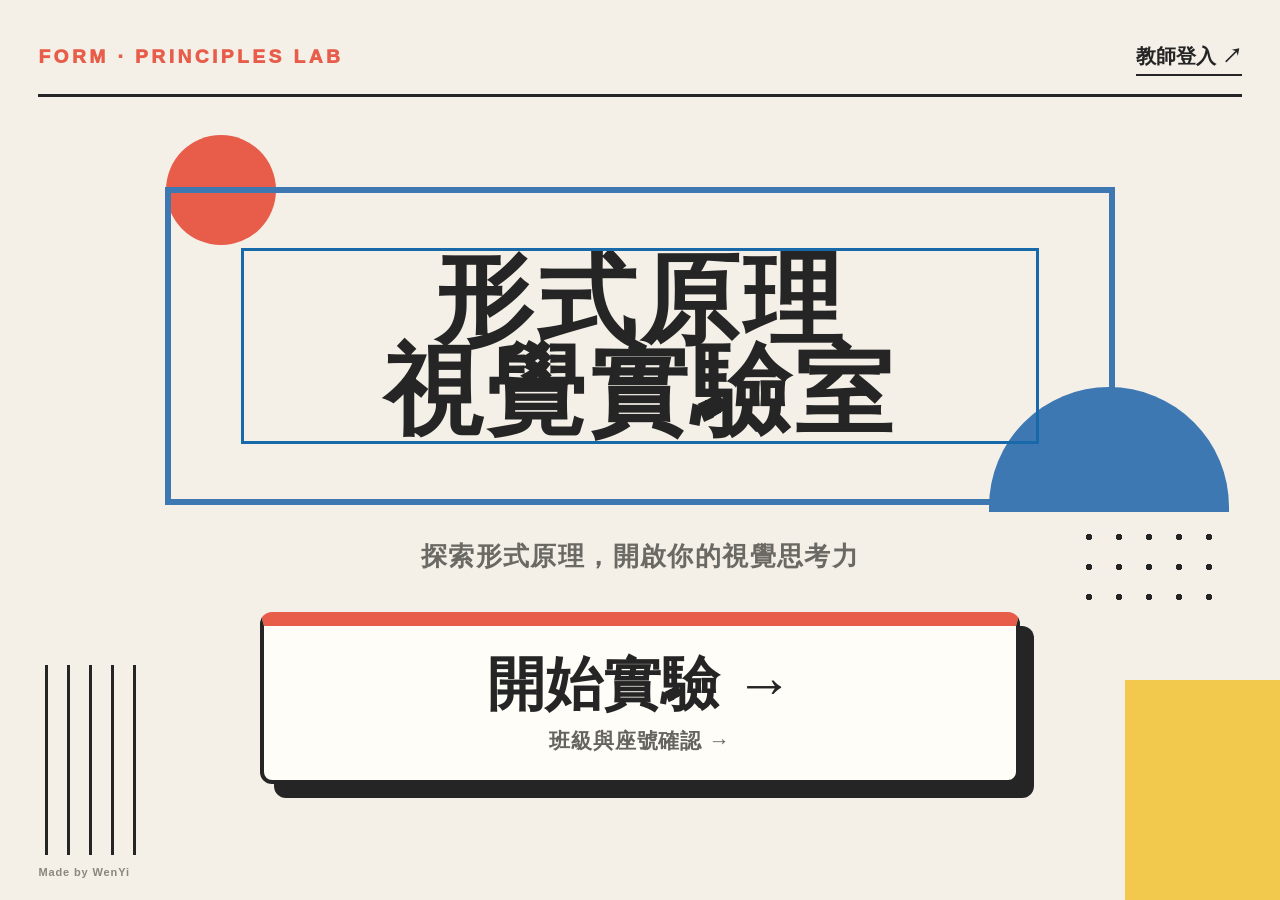
<file: index.html>
<!doctype html>
<html lang="zh-Hant">
<head>
  <meta charset="UTF-8">
  <meta name="viewport" content="width=device-width, initial-scale=1.0">
  <meta name="theme-color" content="#F4F0E8">
  <meta name="description" content="供七年級視覺藝術課使用的形式原理互動學習原型。">
  <title>形式原理視覺實驗室</title>
  <link rel="stylesheet" href="styles.css?v=sym-scenes-1">
  <link rel="stylesheet" href="phase6c.css?v=gate4c-endfix-1">
  <link rel="stylesheet" href="post-final-a.css?v=post-final-a-templates">
  <link rel="stylesheet" href="classroom-control.css?v=classroom-control-1">
</head>
<body>
  <main id="app"></main>
  <script type="module" src="app.js?v=release-1022b"></script>
</body>
</html>
</file>
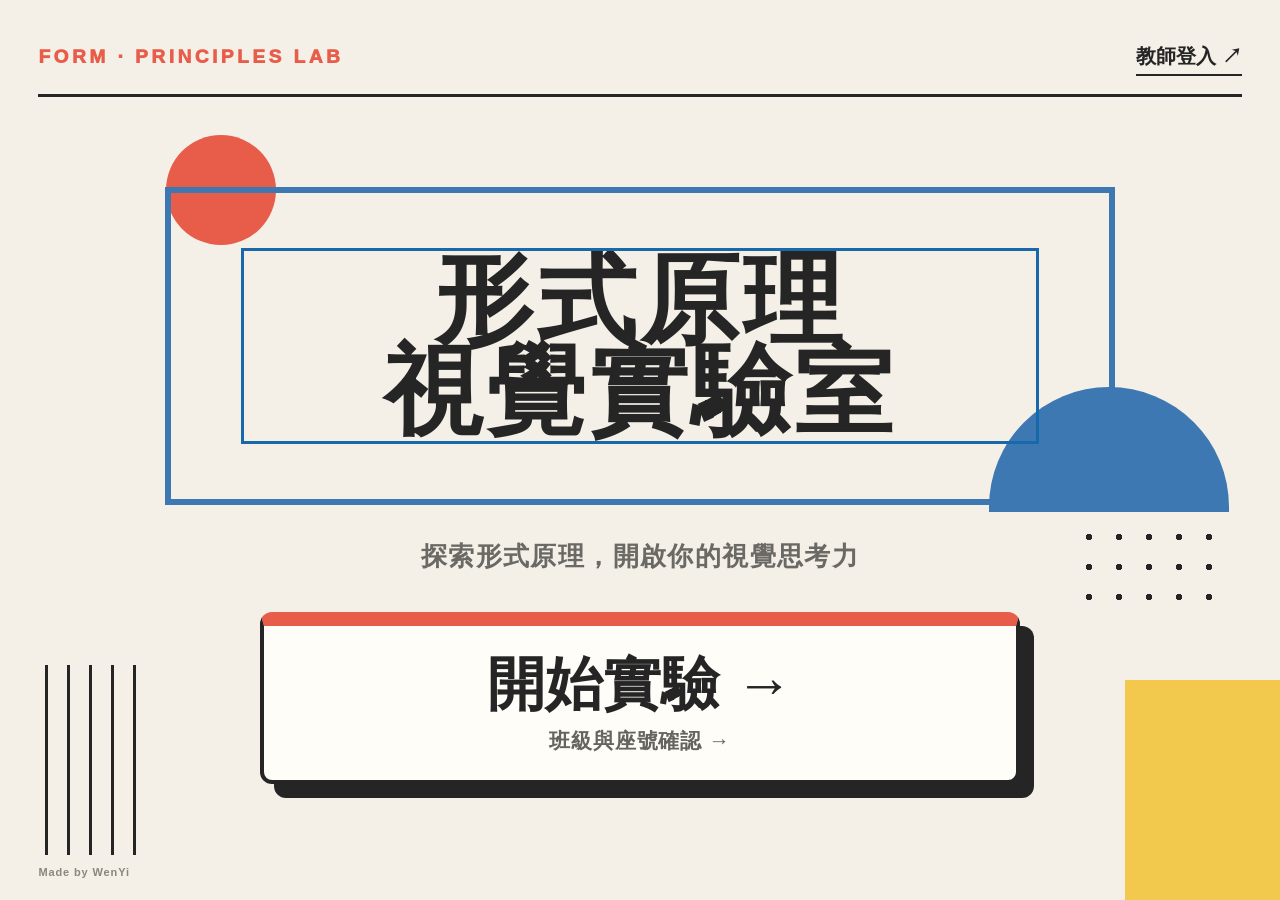
<file: explore/index.html>
<!doctype html>
<html lang="zh-Hant">
<head>
  <meta charset="UTF-8">
  <meta name="viewport" content="width=device-width, initial-scale=1.0">
  <meta name="theme-color" content="#F4F0E8">
  <meta name="description" content="形式原理視覺實驗室自由體驗模式。">
  <title>自由體驗｜形式原理視覺實驗室</title>
  <link rel="stylesheet" href="../styles.css?v=sym-scenes-1">
  <link rel="stylesheet" href="../phase6c.css?v=gate4c-endfix-1">
  <link rel="stylesheet" href="../post-final-a.css?v=post-final-a-templates">
  <link rel="stylesheet" href="../classroom-control.css?v=classroom-control-1">
</head>
<body>
  <main id="app"></main>
  <script type="module" src="../app.js?v=release-1022b"></script>
</body>
</html>
</file>
<file: styles.css>
:root {
  --background: #F4F0E8;
  --surface: #FFFDF8;
  --text-primary: #252525;
  --text-secondary: #67645F;
  --line: #D8D1C5;
  --red: #E85D4A;
  --yellow: #F2C94C;
  --blue: #3E78B2;
  --green: #4F9D78;
  --black: #252525;
  --focus: #1769aa;
  --page-max: 1280px;
  --shadow-paper: 0 10px 30px rgba(37, 37, 37, .07);
  --font: "Noto Sans TC", "PingFang TC", "Microsoft JhengHei", sans-serif;
}

* { box-sizing: border-box; }
html, body { min-height: 100%; }
body { margin: 0; background: var(--background); color: var(--text-primary); font-family: var(--font); }
button { font: inherit; }
button:focus-visible, [tabindex]:focus-visible { outline: 3px solid var(--focus); outline-offset: 4px; }

.home {
  min-height: 100svh;
  max-width: var(--page-max);
  margin: 0 auto;
  padding: clamp(32px, 5vw, 72px);
  display: grid;
  grid-template-columns: minmax(360px, 40%) 1fr;
  align-items: center;
  gap: clamp(24px, 5vw, 72px);
  overflow: hidden;
}
.home-copy { position: relative; z-index: 2; }
.home-kicker { margin: 0 0 22px; font-size: 16px; font-weight: 800; letter-spacing: .2em; }
.home-title { margin: 0; font-size: clamp(48px, 7vw, 88px); line-height: .98; letter-spacing: -.05em; font-weight: 900; }
.home-title span { display: block; }
.home-subtitle { margin: 30px 0 0; color: var(--text-secondary); font-size: clamp(18px, 2vw, 24px); line-height: 1.55; font-weight: 600; }
.primary-button {
  min-height: 58px;
  margin-top: 38px;
  padding: 14px 26px;
  border: 2px solid var(--black);
  border-radius: 10px;
  background: var(--black);
  color: white;
  font-size: 18px;
  font-weight: 800;
  cursor: pointer;
  transition: transform .2s ease, background .2s ease, color .2s ease;
}
.primary-button:hover { background: var(--red); transform: translateY(-2px); }
.primary-button:active { transform: translateY(1px); }
.hero-art { position: relative; min-height: min(72vh, 720px); isolation: isolate; }
.hero-dot { position: absolute; border-radius: 50%; animation: breathe 8s ease-in-out infinite alternate; transition: translate .5s ease; }
.hero-art:hover .hero-dot:nth-child(3n) { translate: 5px -4px; }
.hero-art:hover .hero-dot:nth-child(3n + 1) { translate: -4px 3px; }
.d1 { width: 210px; height: 210px; right: 5%; top: 7%; background: var(--red); }
.d2 { width: 138px; height: 138px; right: 35%; top: 24%; background: var(--blue); animation-delay: -2s; }
.d3 { width: 78px; height: 78px; right: 8%; top: 42%; background: var(--yellow); animation-delay: -3s; }
.d4 { width: 48px; height: 48px; right: 49%; top: 51%; background: var(--black); }
.d5 { width: 32px; height: 32px; right: 66%; top: 59%; background: var(--red); animation-delay: -1s; }
.d6 { width: 22px; height: 22px; right: 76%; top: 65%; background: var(--red); }
.d7 { width: 130px; height: 130px; right: 19%; bottom: 9%; background: var(--black); }
.d8 { width: 86px; height: 86px; right: 46%; bottom: 14%; background: var(--green); animation-delay: -4s; }
.d9 { width: 52px; height: 52px; right: 62%; bottom: 24%; background: var(--blue); }
.d10 { width: 24px; height: 24px; left: 10%; top: 14%; background: var(--yellow); }
.d11 { width: 16px; height: 16px; left: 6%; top: 27%; background: var(--black); }
.d12 { width: 42px; height: 42px; right: 2%; bottom: 34%; background: var(--blue); }
.d13 { width: 14px; height: 14px; right: 26%; top: 4%; background: var(--black); }
.d14 { width: 28px; height: 28px; left: 30%; bottom: 8%; background: var(--yellow); }
.hero-axis { position: absolute; width: 52%; height: 1px; background: var(--line); right: 4%; top: 52%; z-index: -1; }
.hero-axis::after { content: ""; position: absolute; width: 1px; height: 330px; background: var(--line); right: 27%; top: -165px; }
@keyframes breathe { to { transform: translateY(-6px) scale(1.015); } }

@media (max-width: 850px) {
  .home { grid-template-columns: 42% 1fr; padding: 24px; gap: 16px; }
  .hero-art { min-height: 65vh; transform: scale(.82); transform-origin: center right; }
}
@media (max-width: 650px) {
  .home { grid-template-columns: 1fr; align-content: center; }
  .hero-art { position: absolute; inset: 0; opacity: .22; pointer-events: none; }
  .home-copy { max-width: 520px; }
}
@media (prefers-reduced-motion: reduce) {
  *, *::before, *::after { scroll-behavior: auto !important; animation-duration: .01ms !important; animation-iteration-count: 1 !important; transition-duration: .01ms !important; }
}

.page-shell{width:min(calc(100% - 64px),var(--page-max));margin:0 auto}.section-label{margin:0 0 8px;color:var(--red);font-size:15px;font-weight:900;letter-spacing:.16em}.back-link{min-height:48px;padding:8px 0;border:0;background:transparent;color:var(--text-primary);font-size:16px;font-weight:800;cursor:pointer}.back-link:hover{color:var(--red)}
.wall{padding:34px 0 54px}.wall-review-note{max-width:390px;margin:10px 0 0;color:var(--text-secondary);font-size:14px;line-height:1.5}.wall-header{display:grid;grid-template-columns:1fr 1.4fr 1fr;align-items:end;gap:28px;margin-bottom:28px}.wall-header h1{margin:0;font-size:clamp(38px,4vw,52px);line-height:1}.wall-header>p{margin:0;color:var(--text-secondary);font-size:17px;line-height:1.6}.sample-wall{display:grid;grid-template-columns:repeat(4,1fr);grid-auto-rows:minmax(250px,1fr);border-top:2px solid var(--black);border-left:2px solid var(--black)}.sample{display:grid;grid-template-rows:1.05fr .95fr;min-width:0;border-right:2px solid var(--black);border-bottom:2px solid var(--black);background:rgba(255,253,248,.42)}.sample:nth-child(3n){background:rgba(242,201,76,.09)}.sample.available{background:var(--yellow)}.sample-visual{display:grid;place-items:center;padding:14px;border-bottom:1px solid var(--line);overflow:hidden}.sample-copy{position:relative;padding:14px 18px 16px}.sample-no{position:absolute;right:15px;top:14px;color:var(--text-secondary);font-size:13px;font-weight:800}.sample h2{margin:0 0 5px;font-size:27px}.sample p{margin:0;color:var(--text-secondary);font-size:15px;line-height:1.45}.sample-enter{min-height:48px;margin-top:8px;padding:0;border:0;background:transparent;font-weight:900;font-size:16px;cursor:pointer}.sample-enter:hover{translate:4px 0}.sample-status{display:block;margin-top:12px;font-size:14px;font-weight:800;color:var(--text-secondary)}
.mini-dots{width:100%;height:100px;display:flex;align-items:center;justify-content:center;gap:8px}.dot,.mini-dots .dot{display:inline-block;flex:0 0 auto;width:var(--size);height:var(--size);border-radius:50%;background:var(--dot-color)}.mini-dots.symmetry{gap:6px}.mini-dots.balance .dot:first-child{margin-right:15px}.mini-dots.balance .dot:not(:first-child){align-self:flex-end;margin-bottom:18px}.mini-dots.rhythm .dot:nth-child(even){translate:0 -18px}.mini-dots.unity .dot{background:var(--blue)}
.task-page{height:100svh;min-height:680px;padding:22px 0;display:grid;grid-template-rows:52px auto minmax(340px,1fr) 72px;gap:10px}.task-header{display:grid;grid-template-columns:1fr auto 1fr;align-items:center;border-bottom:1px solid var(--line)}.task-header h1{margin:0;font-size:27px}.progress{justify-self:end;font-size:18px;font-weight:900}.task-prompt{text-align:center}.task-prompt h2{margin:0;font-size:clamp(22px,2.2vw,28px);line-height:1.3}.artboard-wrap{min-height:0}.choice-grid,.single-artboard{height:100%;background:var(--surface);border:1px solid var(--line);border-radius:14px;box-shadow:var(--shadow-paper)}.choice-grid{display:grid;grid-template-columns:repeat(3,1fr);gap:0;padding:24px}.choice-art{position:relative;display:flex;flex-direction:column;justify-content:center;align-items:center;min-width:0;border:2px solid transparent;border-right:1px solid var(--line);background:transparent;cursor:pointer;transition:transform .25s,border-color .25s}.choice-art:last-child{border-right-color:transparent}.choice-art:hover{background:rgba(244,240,232,.45)}.choice-art.selected{border:3px solid var(--black);transform:scale(1.015);z-index:2}.choice-art.reobserve::after{content:"再比較大小順序";position:absolute;bottom:14px;padding:5px 8px;background:var(--yellow);font-size:14px;font-weight:800}.choice-label{position:absolute;left:15px;top:12px;color:var(--text-secondary);font-size:15px;font-weight:800}.choice-dots{display:flex;align-items:center;justify-content:center;gap:14px;min-height:100px}.sequence-glow .dot{animation:sequence .55s ease both}.sequence-glow .dot:nth-child(2){animation-delay:.1s}.sequence-glow .dot:nth-child(3){animation-delay:.2s}.sequence-glow .dot:nth-child(4){animation-delay:.3s}.sequence-glow .dot:nth-child(5){animation-delay:.4s}@keyframes sequence{50%{outline:6px solid rgba(242,201,76,.55);transform:translateY(-8px)}}
.task-footer{display:grid;grid-template-columns:1fr auto;align-items:center;gap:18px}.feedback{font-size:16px;color:var(--text-secondary);line-height:1.45}.feedback strong{color:var(--green)}.task-actions{display:flex;gap:12px}.secondary-button{min-height:54px;padding:10px 20px;border:2px solid var(--black);border-radius:9px;background:transparent;font-size:17px;font-weight:800;cursor:pointer}.secondary-button:hover{background:var(--surface)}.compact{min-height:54px;margin:0;padding:10px 22px}.single-artboard{position:relative;display:grid;place-items:center;padding:38px;overflow:hidden}.diagnose-row,.slots{position:relative;z-index:2;width:min(86%,900px);display:grid;grid-template-columns:repeat(6,1fr);align-items:end;justify-items:center;min-height:150px}.diagnose-dot,.drag-dot{width:100%;height:150px;display:flex;align-items:flex-end;justify-content:center;padding:18px 0;border:0;background:transparent;cursor:pointer;touch-action:none}.diagnose-dot>span,.drag-dot>span{display:block;width:var(--size);height:var(--size);max-width:92px;max-height:92px;border-radius:50%;background:var(--dot-color);transition:width .55s,height .55s,transform .35s}.diagnose-dot:hover>span,.drag-dot:hover>span{outline:3px solid var(--line);outline-offset:6px}.diagnose-dot.selected>span{outline:3px solid var(--black);outline-offset:7px}.neighbor-hint>span{animation:neighbor .7s ease 2}@keyframes neighbor{50%{transform:translateY(-7px)}}.restored .diagnose-dot:nth-child(4)>span{animation:replace .7s ease}@keyframes replace{0%{transform:translateY(-80px);opacity:0}}.baseline,.slot-line{position:absolute;width:min(82%,850px);height:2px;background:var(--line);left:50%;bottom:calc(50% - 74px);translate:-50% 0}.repair-board{padding-bottom:28px}.drag-dot{position:relative}.drag-dot i{position:absolute;bottom:0;width:30px;height:30px;border:1px solid var(--line);border-radius:50%;display:grid;place-items:center;background:var(--surface);font-size:13px;font-style:normal;color:var(--text-secondary)}.drag-dot.dragging{opacity:.42}.drag-dot:active>span{transform:translateY(-10px)}
.complete{min-height:100svh;display:grid;grid-template-columns:45% 55%;align-items:center;padding-block:40px}.complete-copy h1{margin:0;font-size:clamp(44px,6vw,74px);line-height:1.08}.complete-copy>p:not(.section-label){font-size:22px;line-height:1.65;color:var(--text-secondary)}.complete-art{position:relative;min-height:430px;display:flex;align-items:center;justify-content:center;gap:18px}.complete-art .dot{position:relative;z-index:2}.complete-art>.completion-baseline{position:absolute;width:82%;height:1px;background:var(--line)}
.review-symbol{display:inline-grid;place-items:center;width:54px;height:54px;color:var(--red);font-size:48px;line-height:1}.review-symbol.symbol-1{color:var(--blue)}.review-symbol.symbol-2{color:var(--yellow);text-shadow:0 0 1px var(--black)}.symbol-sequence{display:flex;align-items:center;justify-content:center;gap:12px}.repeat-success .review-symbol,.complete-art-repetition .review-symbol{animation:repeat-unit-glow .42s ease both}.repeat-success .review-symbol:nth-child(2),.complete-art-repetition .review-symbol:nth-child(2){animation-delay:.08s}.repeat-success .review-symbol:nth-child(3),.complete-art-repetition .review-symbol:nth-child(3){animation-delay:.16s}.repeat-success .review-symbol:nth-child(4),.complete-art-repetition .review-symbol:nth-child(4){animation-delay:.24s}.repeat-success .review-symbol:nth-child(5),.complete-art-repetition .review-symbol:nth-child(5){animation-delay:.32s}.repeat-success .review-symbol:nth-child(6),.complete-art-repetition .review-symbol:nth-child(6){animation-delay:.4s}@keyframes repeat-unit-glow{50%{transform:translateY(-8px);filter:brightness(1.3);text-shadow:0 0 16px rgba(242,201,76,.8)}}
.diagnose-row .review-symbol,.slots .review-symbol{font-size:58px}.diagnose-dot.selected .review-symbol{outline:3px solid var(--black);outline-offset:7px;border-radius:8px}.restored .diagnose-dot:last-child .review-symbol{animation:replace .7s ease}.symmetry-mini{position:relative;display:block;width:100%;height:150px}.symmetry-axis,.symmetry-mini .symmetry-axis{position:absolute;z-index:1;left:50%;top:8%;bottom:8%;width:2px;background:rgba(37,37,37,.22);transform:translateX(-50%)}.symmetry-pair-left,.symmetry-pair-right,.mirror-fixed,.mirror-draggable{position:absolute;z-index:2;left:var(--x);top:var(--y);transform:translate(-50%,-50%)}.symmetry-mini .review-symbol{width:34px;height:34px;font-size:31px}.symmetry-board{min-height:300px}.mirror-fixed{margin:0;padding:0;border:0;background:transparent}.mirror-fixed.selected .review-symbol{outline:3px solid var(--black);outline-offset:6px;border-radius:8px}.mirror-draggable{margin:0;padding:8px;border:2px dashed rgba(37,37,37,.35);border-radius:10px;background:rgba(255,253,248,.75);cursor:grab;touch-action:none}.mirror-draggable:active{cursor:grabbing}.symmetry-success .symmetry-axis,.mirror-success .symmetry-axis{animation:axis-pulse .7s ease both}.symmetry-success .symmetry-pair-left,.symmetry-success .symmetry-pair-right,.mirror-success .mirror-left,.mirror-success .mirror-right,.mirror-success .mirror-draggable{animation:symmetry-breathe .7s ease both}@keyframes axis-pulse{50%{width:4px;background:var(--yellow);box-shadow:0 0 12px rgba(242,201,76,.7)}}@keyframes symmetry-breathe{50%{transform:translate(calc(-50% + var(--symmetry-shift,0px)),-50%)}}.symmetry-pair-left,.mirror-left{--symmetry-shift:-7px}.symmetry-pair-right,.mirror-right,.mirror-draggable{--symmetry-shift:7px}.complete-art-repetition{gap:8px}.complete-art-symmetry .symmetry-mini{width:min(90%,520px);height:330px}.complete-art-symmetry .symmetry-mini .review-symbol{width:54px;height:54px;font-size:48px}
@media(max-width:900px){.page-shell{width:calc(100% - 40px)}.sample-wall{grid-template-columns:repeat(4,1fr);grid-auto-rows:minmax(220px,1fr)}.sample p{font-size:14px}.wall-header{grid-template-columns:.8fr 1.5fr 1fr}.task-page{grid-template-rows:48px auto minmax(320px,1fr) 70px}.choice-grid{padding:16px}.choice-dots{gap:8px}.single-artboard{padding:20px}.diagnose-row,.slots{width:94%}.complete-art{transform:scale(.86)}}
@media(max-height:800px) and (min-width:900px){.wall{padding:20px 0}.wall-header{margin-bottom:16px}.sample-wall{grid-auto-rows:245px}.task-page{min-height:0;padding:14px 0;grid-template-rows:45px 58px minmax(330px,1fr) 64px}.task-header h1{font-size:24px}.task-prompt .section-label{margin-bottom:3px}.choice-grid{padding:16px}.single-artboard{padding:18px}.diagnose-dot,.drag-dot{height:130px}.baseline,.slot-line{bottom:calc(50% - 65px)}}
@media(max-width:650px){.wall-header{grid-template-columns:1fr}.sample-wall{grid-template-columns:repeat(2,1fr)}.task-header{grid-template-columns:1fr auto}.task-header h1{display:none}.choice-grid{grid-template-columns:1fr}.choice-art{border-right:0;border-bottom:1px solid var(--line)}.task-footer{grid-template-columns:1fr}.task-actions{justify-content:flex-end}.complete{grid-template-columns:1fr}.complete-art{min-height:250px}}

/* 內建預覽面板以窄側欄擷取時，使用查詢參數建立指定寬度的驗收畫布。 */
.capture-wide body{min-width:var(--capture-width)}
.capture-wide .page-shell{width:min(calc(var(--capture-width) - 64px),var(--page-max))}
.capture-wide .home{width:min(var(--capture-width),var(--page-max));grid-template-columns:minmax(360px,40%) 1fr;padding:clamp(32px,5vw,72px);gap:clamp(24px,5vw,72px)}
.capture-wide .home-copy{max-width:none}.capture-wide .hero-art{position:relative;inset:auto;opacity:1;pointer-events:auto;min-height:min(72vh,720px);transform:none}
.capture-wide .wall-header{grid-template-columns:1fr 1.4fr 1fr}.capture-wide .sample-wall{grid-template-columns:repeat(4,1fr)}
.capture-wide .task-header{grid-template-columns:1fr auto 1fr}.capture-wide .task-header h1{display:block}.capture-wide .choice-grid{grid-template-columns:repeat(3,1fr)}.capture-wide .choice-art{border-right:1px solid var(--line);border-bottom:0}.capture-wide .choice-art:last-child{border-right-color:transparent}

/* V2-A1: temporary shared-tablet identity (DEMO classroom config). */
.identity-gate{position:relative}.identity-entry-back{position:absolute;z-index:4;right:0;top:24px;padding:4px 0;border:0;border-bottom:2px solid currentColor;background:transparent;color:var(--black);font:inherit;font-size:15px;font-weight:900;cursor:pointer}.identity-entry-back:hover,.identity-entry-back:focus-visible{color:var(--blue);outline:none}
.identity-gate{min-height:100svh;display:grid;grid-template-columns:minmax(280px,.8fr) minmax(420px,1.2fr);align-items:center;gap:clamp(36px,7vw,110px);padding-block:40px}.identity-art{position:relative;height:min(62vw,540px);max-height:62vh;border:2px solid var(--black);background:var(--surface);box-shadow:12px 12px 0 var(--black)}.identity-art i{position:absolute;display:block}.identity-art i:nth-child(1){left:10%;top:12%;width:42%;aspect-ratio:1;border-radius:50%;background:var(--red)}.identity-art i:nth-child(2){right:8%;top:30%;width:36%;height:24%;background:var(--blue)}.identity-art i:nth-child(3){left:18%;bottom:8%;width:28%;aspect-ratio:1;background:var(--yellow);transform:rotate(45deg)}.identity-art i:nth-child(4){right:15%;bottom:12%;width:18%;height:34%;background:var(--black)}.identity-panel h1{margin:0 0 28px;font-size:clamp(42px,5vw,68px);line-height:1.04}.identity-fields{display:grid;grid-template-columns:1fr 1fr;gap:18px}.identity-fields label{display:grid;gap:9px;font-size:18px;font-weight:900}.identity-fields select{min-height:64px;padding:10px 16px;border:2px solid var(--black);border-radius:10px;background:var(--surface);font:inherit;font-size:20px}.identity-next{margin-top:24px}.identity-confirm-question{margin:12px 0 28px;font-size:clamp(25px,3vw,38px);line-height:1.4}.identity-actions{display:flex;flex-wrap:wrap;gap:14px}.identity-actions .primary-button{margin:0}.secondary-button{min-height:58px;padding:12px 24px;border:2px solid var(--black);border-radius:9px;background:var(--surface);font:inherit;font-size:18px;font-weight:900;cursor:pointer}.student-identity-dock{position:fixed;z-index:50;right:18px;top:14px;display:flex;align-items:center;gap:10px;max-width:min(720px,calc(100vw - 36px));min-height:50px;padding:7px 9px 7px 16px;border:2px solid var(--black);border-radius:10px;background:var(--cream);box-shadow:4px 4px 0 var(--black);font-size:15px}.student-identity-dock strong{font-size:18px;white-space:nowrap}.student-identity-dock span{font-weight:800}.student-identity-dock button{min-height:36px;padding:6px 11px;border:1.5px solid var(--black);border-radius:7px;background:var(--surface);font:inherit;font-weight:900;cursor:pointer}.student-identity-dock button:last-child{background:var(--red);color:white}
@media(max-width:760px){.identity-gate{grid-template-columns:1fr;padding-block:24px}.identity-art{display:none}.identity-fields{grid-template-columns:1fr}.student-identity-dock{top:auto;bottom:12px;flex-wrap:wrap}.student-identity-dock span{flex-basis:100%}}
.capture-wide .task-footer{grid-template-columns:1fr auto}.capture-wide .complete{grid-template-columns:45% 55%}.capture-wide .complete-art{min-height:430px}

@media(max-width:760px){.identity-gate{padding-top:78px}.identity-entry-back{top:22px}}

/* Phase 1B 開發驗收用 Geometry Playground；不屬於正式學生流程。 */
.geometry-playground{padding:28px 0 36px}.geometry-playground-header{display:flex;align-items:end;justify-content:space-between;gap:24px;margin-bottom:18px;border-bottom:1px solid var(--line);padding-bottom:14px}.geometry-playground-header h1{margin:0;font-size:clamp(34px,4vw,48px)}.geometry-toolbar{display:flex;justify-content:space-between;align-items:center;gap:16px;margin-bottom:14px}.geometry-shape-tools,.geometry-action-tools{display:flex;flex-wrap:wrap;gap:10px}.geometry-tool{min-height:48px;padding:8px 14px;font-size:15px}.geometry-workspace{display:grid;grid-template-columns:minmax(0,1fr) 250px;gap:18px;align-items:start}#geometry-canvas-host{min-width:0}.geometry-canvas{position:relative;width:100%;aspect-ratio:5/3;max-height:65vh;overflow:hidden;border:1px solid var(--line);border-radius:14px;background:var(--surface);box-shadow:var(--shadow-paper);touch-action:none;user-select:none}.geometry-element{position:absolute;inset:0 auto auto 0;margin:0;padding:0;border:0;outline:3px solid transparent;outline-offset:5px;background:transparent;cursor:grab;transform-origin:center;will-change:transform}.geometry-element:hover{outline-color:var(--line)}.geometry-element.selected{outline-color:var(--black)}.geometry-element.dragging{cursor:grabbing;z-index:3}.geometry-shape{display:block;width:100%;height:100%;background:hsl(var(--geometry-hue) 64% var(--geometry-lightness))}.shape-circle .geometry-shape{border-radius:50%}.shape-triangle .geometry-shape{clip-path:polygon(50% 0,100% 100%,0 100%)}.shape-semicircle .geometry-shape{border-radius:999px 999px 0 0}.shape-line .geometry-shape{height:10%;min-height:4px;margin-top:15%;background:hsl(var(--geometry-hue) 64% var(--geometry-lightness))}.geometry-debug{min-height:230px;padding:16px;border-left:2px solid var(--black);background:rgba(255,253,248,.48)}.geometry-debug h2{margin:0 0 12px;font-size:18px}.geometry-debug p{color:var(--text-secondary)}.geometry-debug dl{margin:0}.geometry-debug dl div{display:grid;grid-template-columns:1fr 1.1fr;gap:8px;padding:7px 0;border-bottom:1px solid var(--line);font-size:13px}.geometry-debug dt{color:var(--text-secondary)}.geometry-debug dd{margin:0;font-weight:800;overflow-wrap:anywhere}.geometry-help{margin:14px 0 0;color:var(--text-secondary);font-size:15px}
@media(max-width:900px){.geometry-playground{padding-top:18px}.geometry-toolbar{align-items:flex-start;flex-direction:column}.geometry-workspace{grid-template-columns:minmax(0,1fr) 210px;gap:12px}.geometry-debug{padding:12px}}
.shape-line .geometry-shape{margin-top:45%}
.geometry-shape,.shape-line .geometry-shape{background:var(--geometry-color)}
.geometry-dev-settings{margin:0 0 14px;padding:10px 14px;border:1px dashed var(--line);background:rgba(255,253,248,.35);font-size:14px}.geometry-dev-settings summary{cursor:pointer;font-weight:900}.geometry-tool-switches{display:flex;flex-wrap:wrap;gap:8px 16px;margin:10px 0}.geometry-tool-switches label{min-height:34px;display:flex;align-items:center;gap:5px}.geometry-tool-switches input{width:20px;height:20px}.geometry-constraint-select{display:flex;align-items:center;gap:10px;font-weight:800}.geometry-constraint-select select{min-height:42px;padding:6px 10px;border:1px solid var(--black);border-radius:8px;background:var(--surface);font:inherit}.geometry-control-panel{margin-top:16px;border-top:2px solid var(--black);border-bottom:1px solid var(--line);background:rgba(255,253,248,.48)}.geometry-controls-body{display:grid;grid-template-columns:repeat(auto-fit,minmax(170px,1fr));align-items:start}.geometry-control{min-width:0;padding:15px 18px;border-right:1px solid var(--line)}.geometry-control h3{margin:0 0 10px;font-size:16px}.geometry-move-notice{padding:15px 18px;display:flex;flex-direction:column;border-right:1px solid var(--line)}.geometry-move-notice span{margin-top:5px;color:var(--text-secondary);font-size:14px}.geometry-scale-labels{display:flex;justify-content:space-between;color:var(--text-secondary);font-size:14px;font-weight:800}.geometry-range{width:100%;height:36px;margin:0;accent-color:var(--black);touch-action:pan-y}.geometry-range::-webkit-slider-thumb{width:28px;height:28px}.geometry-scale-ticks{display:flex;justify-content:space-between;padding:0 7px}.geometry-scale-ticks i{width:7px;height:7px;border-radius:50%;background:var(--black)}.geometry-scale-ticks i.disabled{background:var(--line)}.geometry-color-options,.geometry-angle-options,.geometry-proportion-options{display:flex;flex-wrap:wrap;gap:8px}.geometry-color-option{min-width:48px;min-height:52px;padding:4px;border:2px solid transparent;background:transparent;cursor:pointer;font-weight:800}.geometry-color-option i{display:block;width:28px;height:28px;margin:0 auto 2px;border-radius:50%;background:var(--swatch)}.geometry-color-option.selected{border-color:var(--black)}.geometry-color-option:disabled,.geometry-angle:disabled,.geometry-proportion:disabled{opacity:.25;cursor:not-allowed}.geometry-angle{width:44px;height:44px;border:2px solid var(--line);border-radius:8px;background:var(--surface);cursor:pointer}.geometry-angle i{display:block;width:25px;height:3px;margin:auto;background:var(--black);transform:rotate(var(--angle))}.geometry-angle.selected,.geometry-proportion.selected{border-color:var(--black);background:var(--yellow)}.geometry-proportion{width:52px;height:48px;border:2px solid var(--line);border-radius:8px;background:var(--surface);font-size:18px;font-weight:900;cursor:pointer}.geometry-control-actions{display:flex;justify-content:flex-end;gap:10px;padding:12px 16px;border-top:1px solid var(--line)}.control-action{min-height:48px;padding:8px 16px;font-size:15px}.geometry-controls-empty{padding:18px;color:var(--text-secondary);text-align:center}
@media(max-width:900px){.geometry-controls-body{grid-template-columns:repeat(3,1fr)}.geometry-control{padding:12px}.geometry-workspace{grid-template-columns:minmax(0,1fr) 190px}}
.geometry-control-locked p{margin:0;color:var(--text-secondary);font-size:14px}
.validator-lab{padding:30px 0 50px}.validator-lab-header{display:flex;align-items:end;justify-content:space-between;padding-bottom:16px;border-bottom:2px solid var(--black)}.validator-lab-header h1{margin:0;font-size:clamp(38px,5vw,58px)}.validator-lab-controls{display:flex;align-items:end;flex-wrap:wrap;gap:18px;padding:20px 0}.validator-lab-controls>label{display:grid;gap:7px;font-weight:900}.validator-lab-controls select{min-width:180px;min-height:48px;padding:8px 12px;border:2px solid var(--black);border-radius:8px;background:var(--surface);font:inherit}.validator-lab-controls fieldset{display:flex;align-items:center;gap:14px;min-height:58px;border:1px solid var(--line)}.validator-lab-controls input{width:20px;height:20px}.validator-lab-controls .primary-button{margin:0}.validator-lab-output{display:grid;grid-template-columns:.55fr 1fr 1fr 1.25fr;border-top:2px solid var(--black);border-left:1px solid var(--line);background:rgba(255,253,248,.45)}.validator-lab-output>section{min-width:0;padding:18px;border-right:1px solid var(--line);border-bottom:1px solid var(--line)}.validator-lab-output h2{margin:0 0 12px;font-size:17px}.validator-lab-output ul{margin:0;padding-left:20px}.validator-lab-output li{margin:0 0 10px;line-height:1.45}.validator-status p{margin:0;color:var(--text-secondary);font-weight:900}.validator-status strong{display:block;margin-top:12px;font-size:34px}.validator-status.passed strong{color:var(--green)}.validator-status.failed strong{color:var(--red)}.validator-metrics pre{max-height:420px;margin:0;overflow:auto;white-space:pre-wrap;font-size:13px;line-height:1.5}.validator-lab-output section>p{color:var(--text-secondary)}
@media(max-width:900px){.validator-lab-output{grid-template-columns:1fr 1fr}.validator-lab-controls{align-items:flex-start}}
.choice-dots>.symmetry-mini{flex:1 1 100%;min-width:220px}
.balance-mini,.rhythm-mini{position:relative;display:block;flex:1 1 100%;min-width:220px;height:150px}.balance-center{position:absolute;z-index:1;left:50%;top:22%;bottom:22%;width:1px;background:rgba(37,37,37,.07)}.balance-shape,.position-element,.rhythm-element{position:absolute;z-index:2;left:var(--x);top:var(--y);transform:translate(-50%,-50%)}.balance-shape.large{width:58px;height:58px;border-radius:50%;background:var(--red)}.balance-shape.small{width:22px;height:22px;background:var(--blue)}.balance-shape.mirror{background:var(--red)}.rhythm-mini i,.rhythm-element{position:absolute;left:var(--x);top:var(--y);width:28px;height:28px;border-radius:50%;background:var(--blue);transform:translate(-50%,-50%)}.position-board{min-height:300px}.position-element{width:var(--size);height:var(--size);margin:0;padding:0;border:0;background:var(--blue)}.position-element.circle{border-radius:50%;background:var(--red)}button.position-element,button.rhythm-element{cursor:grab;touch-action:none}.position-element.selected,.rhythm-element.selected{outline:3px solid var(--black);outline-offset:6px}.rhythm-element{margin:0;padding:0;border:0}.balance-success{transform-origin:center 62%;animation:balance-settle .9s cubic-bezier(.22,.72,.3,1) both}.balance-success-discover .position-element:last-of-type{animation:balance-heavy-side .7s ease both}.rhythm-success .rhythm-element,.rhythm-success i{animation:rhythm-wave .5s ease var(--delay) both}@keyframes balance-settle{0%{transform:none}18%{transform:translateX(5px) rotate(.28deg)}42%{transform:translateX(-3px) rotate(-.17deg)}64%{transform:translateX(1.5px) rotate(.08deg)}82%{transform:translateX(-.5px) rotate(-.03deg)}100%{transform:none}}@keyframes balance-heavy-side{0%,100%{transform:translate(-50%,-50%) scale(1)}28%{transform:translate(-50%,calc(-50% + 2px)) scale(1.03)}65%{transform:translate(-50%,calc(-50% - 1px)) scale(.995)}}@keyframes rhythm-wave{50%{transform:translate(-50%,calc(-50% - 9px))}}.complete-art-balance .balance-mini,.complete-art-rhythm .rhythm-mini{width:min(90%,520px);height:330px;flex:none}.complete-art-balance .balance-shape.large{width:80px;height:80px}.complete-art-balance .balance-shape.small{width:34px;height:34px}.complete-art-rhythm .rhythm-mini i{width:38px;height:38px}
.mirror-success .symmetry-axis{animation:symmetry-axis-success 1s ease both}.mirror-success .mirror-left,.mirror-success .mirror-right,.mirror-success .mirror-draggable{animation:symmetry-pair-success 1s ease both}@keyframes symmetry-axis-success{35%{width:3px;background:rgba(37,37,37,.55);box-shadow:0 0 10px rgba(242,201,76,.45)}100%{width:2px;background:rgba(37,37,37,.22);box-shadow:none}}@keyframes symmetry-pair-success{35%{transform:translate(calc(-50% + var(--symmetry-shift,0px)),-50%)}100%{transform:translate(-50%,-50%)}}
.gradation-success .drag-dot>span{animation:gradation-flow .45s ease both}.gradation-success .drag-dot:nth-child(2)>span{animation-delay:.06s}.gradation-success .drag-dot:nth-child(3)>span{animation-delay:.12s}.gradation-success .drag-dot:nth-child(4)>span{animation-delay:.18s}.gradation-success .drag-dot:nth-child(5)>span{animation-delay:.24s}.gradation-success .drag-dot:nth-child(6)>span{animation-delay:.3s}@keyframes gradation-flow{50%{transform:translateY(-7px);filter:brightness(1.18)}}[data-success-delay]:disabled{cursor:wait;opacity:.58;transform:none}
.gradation-complete-sequence{position:relative;z-index:2;display:flex;align-items:flex-end;justify-content:center;gap:18px;min-height:180px}.complete-art-gradation .dot{background:var(--blue);transform-origin:50% 100%;animation:gradation-complete-build .72s cubic-bezier(.22,.72,.3,1) both}.complete-art-gradation .dot:nth-child(2){animation-delay:.1s}.complete-art-gradation .dot:nth-child(3){animation-delay:.2s}.complete-art-gradation .dot:nth-child(4){animation-delay:.3s}.complete-art-gradation .dot:nth-child(5){animation-delay:.4s}.complete-art-gradation .dot:nth-child(6){animation-delay:.5s}@keyframes gradation-complete-build{0%{opacity:.18;transform:scale(.28)}68%{opacity:1;transform:scale(1.08)}100%{opacity:1;transform:scale(1)}}
.balance-success-recognize,.balance-success-discover{animation:none}.balance-success-recognize .balance-shape.large{animation:balance-large-weight .72s ease both}.balance-success-recognize .balance-shape.small{animation:balance-small-response .36s ease both}.balance-success-recognize .balance-shape.small:nth-of-type(2){animation-delay:.18s}.balance-success-recognize .balance-shape.small:nth-of-type(3){animation-delay:.27s}.balance-success-recognize .balance-shape.small:nth-of-type(4){animation-delay:.36s}.balance-success-repair{animation:balance-settle .9s cubic-bezier(.22,.72,.3,1) both}@keyframes balance-large-weight{0%,100%{transform:translate(-50%,-50%) scale(1)}30%{transform:translate(-50%,calc(-50% + 2px)) scale(1.025)}65%{transform:translate(-50%,calc(-50% - .5px)) scale(.997)}}@keyframes balance-small-response{0%,100%{transform:translate(-50%,-50%) scale(1)}45%{transform:translate(-50%,calc(-50% - 2px)) scale(1.025)}}.rhythm-bauhaus i:nth-child(3n+1){background:var(--blue)}.rhythm-bauhaus i:nth-child(3n+2){background:var(--red)}.rhythm-bauhaus i:nth-child(3n){background:var(--yellow)}
.wall-course-entry p{margin:0 0 10px;color:var(--text-secondary);font-size:16px;line-height:1.5}.wall-course-entry .primary-button{margin:0}.recognize-intro,.recognize-complete{min-height:100svh;display:grid;grid-template-columns:58% 42%;align-items:center;padding-block:40px}.recognize-intro h1,.recognize-complete h1{max-width:850px;margin:0;font-size:clamp(48px,6vw,78px);line-height:1.05}.recognize-intro-lead,.recognize-complete-lead{margin:28px 0 8px;font-size:clamp(21px,2.2vw,28px);font-weight:800}.recognize-intro p:not(.section-label),.recognize-complete p:not(.section-label){max-width:720px;color:var(--text-secondary);line-height:1.7}.recognize-intro-art{position:relative;height:500px}.recognize-intro-art i{position:absolute;border-radius:50%;background:var(--red)}.recognize-intro-art i:nth-child(1){width:190px;height:190px;right:8%;top:8%}.recognize-intro-art i:nth-child(2){width:120px;height:120px;left:12%;top:35%;background:var(--blue)}.recognize-intro-art i:nth-child(3){width:76px;height:76px;right:25%;top:55%;background:var(--yellow)}.recognize-intro-art i:nth-child(4){width:42px;height:42px;left:22%;bottom:9%;background:var(--black)}.recognize-intro-art i:nth-child(5){width:24px;height:24px;right:8%;bottom:16%;background:var(--green)}.recognize-question-page{height:100svh;min-height:700px;padding:16px 0;display:grid;grid-template-rows:52px minmax(330px,1fr) auto 66px;gap:10px}.recognize-question-header{display:grid;grid-template-columns:1fr auto 1fr;align-items:center;border-bottom:1px solid var(--line)}.recognize-question-header h1{margin:0;font-size:23px}.recognize-question-header strong{justify-self:end;font-size:18px}.recognize-artboard{min-height:0;display:grid;place-items:center}.recognize-composition{position:relative;width:min(100%,1080px);height:100%;min-height:320px;max-height:470px;overflow:hidden;border:1px solid var(--line);border-radius:14px;background:var(--surface);box-shadow:var(--shadow-paper)}.composition-element{position:absolute;left:var(--x);top:var(--y);width:var(--w);height:var(--h);transform:translate(-50%,-50%) rotate(var(--rotation));transform-origin:center}.composition-element .geometry-shape{display:block;width:100%;height:100%}.composition-guide{position:absolute;z-index:0;pointer-events:none}.composition-guide.vertical-axis{left:var(--guide-x);top:8%;bottom:8%;width:1px;background:var(--line)}.recognize-question-copy{text-align:center}.recognize-question-copy h2{margin:2px 0 12px;font-size:clamp(21px,2vw,27px)}.recognize-short-hint{margin:0;color:var(--red);font-size:15px;font-weight:900;letter-spacing:.08em}.recognize-options{display:flex;justify-content:center;flex-wrap:wrap;gap:12px}.recognize-option{min-width:124px;min-height:52px;padding:10px 22px;border:2px solid var(--black);border-radius:9px;background:transparent;font-size:18px;font-weight:900;cursor:pointer}.recognize-option:hover{background:var(--surface)}.recognize-option.selected{background:var(--yellow)}.recognize-option:disabled{cursor:default;opacity:.72}.recognize-feedback-row{display:grid;grid-template-columns:1fr auto;align-items:center;gap:18px;border-top:1px solid var(--line)}.recognize-feedback{display:flex;align-items:center;gap:12px;color:var(--text-secondary);font-size:16px}.recognize-feedback strong{color:var(--red);white-space:nowrap}.recognize-feedback.success strong{color:var(--green)}.recognize-actions .primary-button{margin:0}.recognize-complete-pattern{position:relative;height:500px}.recognize-complete-pattern i{position:absolute;left:calc(8% + var(--index) * 10%);top:calc(70% - var(--index) * 7%);width:calc(22px + var(--index) * 8px);height:calc(22px + var(--index) * 8px);border-radius:50%;background:var(--blue)}.recognize-complete .primary-button:disabled{border-color:var(--line);background:var(--line);color:var(--text-secondary);cursor:not-allowed;transform:none}.recognize-wall-return{display:block;margin-top:16px}.shape-semicircle .geometry-shape{border-radius:999px 999px 0 0}.composition-element.shape-line .geometry-shape{height:10%;min-height:4px;margin-top:45%}
@media(max-width:900px){.recognize-intro,.recognize-complete{grid-template-columns:60% 40%}.recognize-question-page{grid-template-rows:48px minmax(300px,1fr) auto 72px}.recognize-composition{min-height:300px}.recognize-feedback{font-size:15px}.recognize-option{min-width:108px;padding-inline:16px}}

/* Phase 5: 第二關共用互動 */
.wall-course-actions{display:flex;gap:10px}.discover-intro-art,.discover-complete-art{position:relative;height:500px}.discover-intro-art i,.discover-complete-art i{position:absolute;background:var(--blue)}.discover-intro-art i:nth-child(1){width:150px;height:150px;border-radius:50%;left:8%;top:15%}.discover-intro-art i:nth-child(2){width:95px;height:95px;right:12%;top:28%;background:var(--red)}.discover-intro-art i:nth-child(3){width:70px;height:70px;left:35%;bottom:20%;background:var(--yellow)}.discover-intro-art i:nth-child(4){width:42px;height:42px;right:20%;bottom:10%;background:var(--green)}
.discover-question-page{grid-template-rows:52px minmax(350px,1fr) auto 74px}.discover-artboard{min-height:0}.discover-composition{position:relative;width:100%;height:100%;min-height:280px;overflow:hidden;border:1px solid var(--line);border-radius:14px;background:var(--surface)}.discover-element{z-index:var(--layer);margin:0;padding:0;border:0;background:transparent}.discover-element[data-selection-id]{min-width:48px;min-height:48px;cursor:pointer}.discover-element.selected{outline:3px solid var(--black);outline-offset:5px}.discover-gap{position:absolute;left:var(--x);top:50%;width:max(var(--gap-width),64px);height:72px;translate:-50% -50%;border:2px solid transparent;background:transparent;cursor:pointer}.discover-gap span{opacity:0;font-size:25px;transition:opacity .2s}.discover-gap:hover,.discover-gap:focus-visible,.discover-gap.selected{border-color:rgba(62,120,178,.45);background:rgba(62,120,178,.06)}.discover-gap:hover span,.discover-gap:focus-visible span,.discover-gap.selected span{opacity:.55}
.discover-panels{height:100%;display:grid;grid-template-columns:repeat(3,1fr);gap:12px}.discover-panel,.pairing-panels>section{position:relative;min-width:0;border:2px solid var(--line);border-radius:12px;background:rgba(255,253,248,.55);overflow:hidden}.discover-panel{padding:34px 8px 8px;cursor:pointer}.discover-panel>strong,.pairing-panels>section>strong{position:absolute;z-index:5;left:14px;top:10px;font-size:19px}.discover-panel.selected{border-color:var(--black);background:rgba(242,201,76,.15)}.discover-panel .discover-composition,.pairing-panels .discover-composition{border:0;box-shadow:none;min-height:260px}.pairing-panels{grid-template-columns:repeat(2,1fr)}.pairing-panels>section{padding:35px 8px 64px}.pair-buttons{position:absolute;z-index:6;left:0;right:0;bottom:10px;display:flex;justify-content:center;gap:10px}.pair-buttons button{min-width:100px;min-height:46px;border:2px solid var(--black);border-radius:8px;background:transparent;font-weight:900}.pair-buttons button.selected{background:var(--yellow)}.discover-before{height:40%;margin-bottom:10px;position:relative}.discover-before>strong{position:absolute;z-index:5;left:12px;top:8px}.discover-before .discover-composition{min-height:150px}.discover-before+.discover-panels{height:57%}.discover-before+.discover-panels .discover-composition{min-height:170px}.recognize-feedback em{color:var(--red);font-style:normal;font-weight:900}.discover-next-stage{display:block;margin-top:18px}.discover-complete-art i{border-radius:50%}.discover-complete-art i:nth-child(1){width:130px;height:130px;left:10%;top:40%}.discover-complete-art i:nth-child(2){width:100px;height:100px;left:34%;top:25%;background:var(--green)}.discover-complete-art i:nth-child(3){width:72px;height:72px;left:54%;top:43%;background:var(--yellow)}.discover-complete-art i:nth-child(4){width:48px;height:48px;left:70%;top:30%;background:var(--red)}.discover-complete-art i:nth-child(5){width:28px;height:28px;left:84%;top:48%;background:var(--black)}
.phase5-dev-list{display:grid;grid-template-columns:repeat(4,1fr);border-left:1px solid var(--line);border-top:1px solid var(--line);margin:18px 0}.phase5-dev-list button{min-height:62px;border:0;border-right:1px solid var(--line);border-bottom:1px solid var(--line);background:var(--surface);font-weight:900}.phase5-dev-list small{display:block;color:var(--text-secondary);font-weight:500}.phase5-dev-list button:hover{background:var(--yellow)}#phase5-dev-preview>.discover-composition,#phase5-dev-preview>.discover-panels{height:420px}
@media(max-width:900px){.wall-course-actions{flex-direction:column}.discover-question-page{grid-template-rows:48px minmax(320px,1fr) auto 80px}.discover-panels{gap:7px}.phase5-dev-list{grid-template-columns:repeat(4,1fr)}}
@media(max-height:800px) and (min-width:901px){.recognize-question-page{min-height:0;grid-template-rows:46px minmax(315px,1fr) 104px 62px;padding:12px 0}.recognize-composition{min-height:315px}.recognize-question-copy h2{margin-bottom:8px}.recognize-option{min-height:48px}.recognize-feedback-row{min-height:0}}
.recognize-intro h1 span{display:block}.recognize-composition{width:auto;height:100%;aspect-ratio:5/3;max-width:100%}


.simplicity-method-hint { display:flex; align-items:center; flex-wrap:wrap; gap:6px 12px; margin-top:6px; color:var(--text-secondary); font-size:15px; }
.simplicity-method-hint strong { color:var(--text-primary); }
.simplicity-method-hint span{display:flex;gap:5px}.simplicity-method-hint span::before { content:'・'; }.simplicity-method-hint span b{color:var(--text-primary)}.simplicity-method-hint em{font-style:normal;font-weight:900;color:var(--red)}
@media (max-width: 820px) { .simplicity-method-hint { align-items:flex-start; } }

/* Final homepage — reference-led Bauhaus classroom entrance. */
.final-home{position:relative;min-height:100svh;overflow:hidden;background:#f7f4ed;isolation:isolate}
.home-main{position:relative;z-index:2;width:min(calc(100% - 72px),1180px);min-height:100svh;margin:0 auto;padding:clamp(92px,12vh,132px) 0 54px;display:flex;flex-direction:column;align-items:center;justify-content:center}
.home-brand{position:absolute;z-index:4;left:clamp(28px,4vw,64px);top:clamp(22px,3.4vh,40px);display:flex;align-items:center;gap:12px;color:#111}
.home-brand>span:last-child{display:grid;gap:2px}.home-brand strong{font-size:20px;line-height:1;letter-spacing:.12em}.home-brand small{font-size:11px;font-weight:900;letter-spacing:.08em}
.home-brand-credit{margin-top:5px;color:#77736d;font-size:8px;font-weight:650;line-height:1;letter-spacing:.08em}
.home-brand-mark{position:relative;width:50px;height:45px;display:block}.home-brand-mark i{position:absolute;display:block}.home-brand-mark i:nth-child(1){left:0;top:9px;width:22px;height:22px;border-radius:50%;background:#111}.home-brand-mark i:nth-child(2){left:28px;top:0;width:0;height:0;border-left:12px solid transparent;border-right:12px solid transparent;border-bottom:23px solid #e52b18}.home-brand-mark i:nth-child(3){left:18px;bottom:0;width:18px;height:18px;background:#ffc400}.home-brand-mark i:nth-child(4){left:36px;bottom:0;width:18px;height:18px;background:#064eaa}
.final-home .home-title{margin:0;text-align:center;color:#0c0d0f;font-size:clamp(58px,6.7vw,100px);font-weight:950;line-height:.98;letter-spacing:.13em}.final-home .home-title span{display:block}.final-home .home-title span+span{margin-top:12px;font-size:.68em;letter-spacing:.22em}
.home-learning-path{display:flex;align-items:center;justify-content:center;gap:clamp(18px,2.7vw,42px);margin:clamp(24px,3.5vh,38px) 0 clamp(26px,3.8vh,42px);font-size:clamp(17px,1.6vw,23px);font-weight:900;letter-spacing:.12em}.home-learning-path span{display:flex;align-items:center;gap:12px;white-space:nowrap}.home-learning-path i{width:20px;height:20px;border-radius:50%}.path-red{background:#ea2b18}.path-yellow{background:#ffc400}.path-blue{background:#0752aa}.home-learning-path b{font-size:28px;font-weight:500}
.home-review-entry{width:min(100%,920px);min-height:68px;margin:0 0 clamp(18px,2.8vh,28px);padding:10px 14px;display:grid;grid-template-columns:50px minmax(0,1fr) auto;align-items:center;gap:15px;border:1px solid #cfc8bc;border-radius:12px;background:rgba(255,253,248,.72);box-shadow:0 6px 18px rgba(23,22,18,.06)}.home-review-mark{position:relative;width:46px;height:42px}.home-review-mark i{position:absolute;display:block}.home-review-mark i:nth-child(1){left:0;top:8px;width:25px;height:25px;border-radius:50%;background:#ea2b18}.home-review-mark i:nth-child(2){right:0;top:0;width:20px;height:20px;background:#ffc400}.home-review-mark i:nth-child(3){right:2px;bottom:0;width:0;height:0;border-left:12px solid transparent;border-right:12px solid transparent;border-bottom:22px solid #0752aa}.home-review-entry p,.home-review-entry h2,.home-review-entry span{margin:0}.home-review-entry p{color:#d52a19;font-size:13px;font-weight:950;letter-spacing:.14em}.home-review-entry h2{font-size:21px;line-height:1.2}.home-review-entry div>span{color:#66615a;font-size:13px;font-weight:700}.home-review-button{min-height:44px;padding:8px 16px;border:0;border-bottom:2px solid #111;background:transparent;color:#111;font-size:15px;font-weight:950;cursor:pointer}.home-review-button:hover{color:#d52a19;border-color:#d52a19}.home-course-grid{width:100%;display:grid;grid-template-columns:repeat(3,minmax(0,1fr));gap:clamp(18px,2.1vw,30px)}
.final-home .home-course-card.classroom-course-card{--course-color:#ea2b18;position:relative;min-height:250px;padding:26px 24px 18px;display:grid;grid-template-columns:minmax(0,1fr) 42%;grid-template-rows:1fr auto;gap:12px;overflow:hidden;border:0;border-radius:15px;background:rgba(255,255,255,.91);box-shadow:0 12px 26px rgba(23,22,18,.13)}
.home-course-card::after{content:"";position:absolute;left:0;right:0;bottom:0;height:10px;background:var(--course-color)}.home-course-discover{--course-color:#ffc400!important}.home-course-experiment{--course-color:#0752aa!important}
.home-course-copy{position:relative;z-index:2;min-width:0}.home-course-number{display:block;width:max-content;padding-bottom:7px;border-bottom:2px solid var(--course-color);color:var(--course-color);font-size:38px;font-weight:950;line-height:1}.home-course-card .classroom-course-status{margin:14px 0 4px;color:#595650;font-size:12px;letter-spacing:.04em}.home-course-card.is-unlocked .classroom-course-status{color:#33785c}.final-home .home-course-card h2{margin:0;font-size:clamp(25px,2.2vw,34px);line-height:1.15;white-space:nowrap}.final-home .home-course-card p{margin:7px 0 0;color:#373532;font-size:16px;font-weight:700;letter-spacing:.07em}
.home-course-art{position:relative;align-self:stretch;min-height:130px}.home-course-action{position:relative;z-index:3;grid-column:1/-1}.home-course-card .home-course-action>button{width:100%;min-height:44px;margin:0;padding:8px 14px;border-color:#111;border-radius:8px;background:transparent;color:#111;font-size:15px}.home-course-card.is-unlocked .home-course-action>button{background:#111;color:white}.home-course-card .home-course-action>button:hover{background:var(--course-color);color:#111;transform:none}.home-course-experiment.is-unlocked .home-course-action>button:hover{color:white}
.home-course-card .classroom-passcode-form{position:absolute;z-index:12;inset:14px;align-content:center;padding:18px;border:1px solid #d7d0c4;border-radius:11px;background:#fffdf8;box-shadow:0 8px 24px rgba(0,0,0,.15)}
.home-course-art span{position:absolute;display:block}.home-course-recognize .home-art-circle{width:60px;height:60px;left:4%;top:32%;border-radius:50%;background:#ef2e19}.home-course-recognize .home-art-square{width:25px;height:25px;left:14%;bottom:5%;background:#ffc400}.home-art-lens{width:67px;height:67px;right:3%;top:42%;border:8px solid #111;border-radius:50%}.home-art-lens::after{content:"";position:absolute;width:47px;height:10px;right:-35px;bottom:-21px;border-radius:5px;background:#111;transform:rotate(45deg)}
.home-course-discover .home-art-square{width:55px;height:55px;left:0;top:32%;background:#ffc400}.home-course-discover .home-art-circle{width:58px;height:58px;right:0;top:48%;border-radius:50%;background:#0752aa}.home-art-black-square{width:44px;height:44px;left:28%;bottom:4%;background:#111}.home-art-cross{right:12%;top:7%;width:54px;height:54px}.home-art-cross::before,.home-art-cross::after{content:"";position:absolute;background:#111}.home-art-cross::before{left:50%;top:0;width:2px;height:100%}.home-art-cross::after{left:0;top:50%;width:100%;height:2px}
.home-course-experiment .home-art-triangle{left:0;top:24%;width:0;height:0;border-left:34px solid transparent;border-right:34px solid transparent;border-bottom:63px solid #0752aa}.home-course-experiment .home-art-circle{right:1%;bottom:9%;width:49px;height:49px;border-radius:50%;background:#ef2e19}.home-art-pencil{z-index:2;left:39%;top:37%;width:82px;height:14px;border-radius:3px;background:#111;transform:rotate(-52deg)}.home-art-pencil::after{content:"";position:absolute;right:-13px;top:0;border-top:7px solid transparent;border-bottom:7px solid transparent;border-left:14px solid #111}.home-art-line{left:-8%;right:-4%;bottom:8%;height:2px;background:#111}
.home-gate-message{position:absolute;left:50%;bottom:28px;translate:-50% 0;width:min(90%,700px);text-align:center}
.home-footer{position:absolute;z-index:2;left:50%;bottom:13px;translate:-50% 0;display:flex;align-items:center;gap:28px;color:#111;font-size:10px;letter-spacing:.42em}.home-footer span{width:135px;height:1px;background:#aba69d}
.home-dot-grid{position:absolute;z-index:1;width:78px;height:78px;background-image:radial-gradient(#111 2px,transparent 2.5px);background-size:18px 18px}.home-dot-grid-top{right:14%;top:4%}
.home-decor{position:absolute;z-index:0;inset:0;pointer-events:none}.home-decor i{position:absolute;display:block}.home-decor-left i:nth-child(1){left:-105px;top:13%;width:245px;height:245px;border-radius:50%;background:#ed2b17}.home-decor-left i:nth-child(2){left:38px;top:37%;width:115px;height:115px;border-radius:50%;background:#0752aa}.home-decor-left i:nth-child(3){left:-22px;bottom:-85px;width:145px;height:245px;background:#ffc400}.home-decor-left i:nth-child(4){left:56px;bottom:56px;width:160px;height:2px;background:#111;box-shadow:0 16px #111,0 32px #111}.home-decor-right i:nth-child(1){right:-100px;top:14%;width:210px;height:210px;border:34px solid #ffc400;border-radius:50%}.home-decor-right i:nth-child(2){right:-55px;bottom:21%;width:230px;height:230px;background:#0752aa;clip-path:polygon(100% 0,100% 100%,0 100%)}.home-decor-right i:nth-child(3){right:-84px;bottom:-95px;width:220px;height:220px;border-radius:50%;background:#111}
@media(max-height:820px) and (min-width:901px){.home-main{padding-top:88px;padding-bottom:40px}.final-home .home-title{font-size:clamp(52px,6.1vw,80px)}.final-home .home-title span+span{margin-top:7px}.home-learning-path{margin:18px 0 22px}.final-home .home-course-card.classroom-course-card{min-height:218px;padding:20px 20px 15px}.home-course-number{font-size:32px}.home-course-card .classroom-course-status{margin-top:9px}.home-course-art{min-height:112px}.home-gate-message{bottom:12px}.home-footer{display:none}}
@media(max-width:1050px){.home-main{width:min(calc(100% - 48px),950px)}.final-home .home-course-card.classroom-course-card{padding-inline:18px}.home-course-card h2{font-size:25px}.home-course-art{transform:scale(.86);transform-origin:center}.home-decor{opacity:.7}}
@media(max-width:820px){.home-review-entry{grid-template-columns:46px minmax(0,1fr);padding:12px}.home-review-button{grid-column:1/-1;width:100%}.final-home{overflow:auto}.home-main{width:min(calc(100% - 36px),680px);padding:100px 0 70px;justify-content:start}.final-home .home-title{font-size:58px}.home-learning-path{gap:12px;font-size:15px}.home-learning-path b{font-size:20px}.home-course-grid{grid-template-columns:1fr}.final-home .home-course-card.classroom-course-card{min-height:210px}.home-course-art{transform:none}.home-gate-message{position:static;translate:none;margin-top:18px!important}.home-footer{display:none}.home-decor{opacity:.3}.home-dot-grid{display:none}}
@media(max-width:520px){.home-brand{left:18px;top:18px}.home-brand strong{font-size:16px}.final-home .home-title{font-size:45px}.home-learning-path{flex-wrap:wrap}.home-learning-path b{display:none}.final-home .home-course-card.classroom-course-card{grid-template-columns:minmax(0,1fr) 38%;padding:18px 16px}.home-course-card h2{font-size:27px}}

.student-identity-dock .teacher-teaching-sign-out{border-color:#77716a;background:transparent;color:#5f5b55}

/* V2-C1-A — isolated teacher authentication entrance. */
.site-entry-page{position:relative;min-height:100svh;overflow:hidden;padding:clamp(24px,3vw,48px);background:var(--cream)}.site-entry-header{position:relative;z-index:3;display:flex;align-items:center;justify-content:space-between;padding-bottom:18px;border-bottom:3px solid var(--black)}.site-entry-header p{margin:0;color:var(--red);font-size:clamp(13px,1.5vw,20px);font-weight:950;letter-spacing:.18em}.site-entry-header button{padding:4px 0;border:0;border-bottom:2px solid currentColor;background:transparent;color:var(--black);font:inherit;font-size:clamp(15px,1.6vw,22px);font-weight:950;cursor:pointer}.site-entry-header button:hover,.site-entry-header button:focus-visible{color:var(--blue);outline:none}.site-entry-panel{position:relative;z-index:2;width:min(76vw,950px);margin:clamp(74px,10vh,118px) auto 0;text-align:center}.site-entry-title-frame{position:relative;padding:clamp(36px,5vw,62px) clamp(38px,6vw,78px);border:6px solid var(--blue)}.site-entry-panel h1{display:grid;margin:0;font-size:clamp(55px,7.7vw,108px);line-height:.92;letter-spacing:.04em}.site-entry-lead{margin:34px 0 38px;color:#6b6964;font-size:clamp(17px,2vw,27px);font-weight:900;letter-spacing:.055em}.site-entry-button{position:relative;display:grid;place-items:center;width:min(82%,760px);min-height:150px;margin:0 auto;padding:30px 28px 25px;border:4px solid var(--black);border-top:14px solid var(--red);border-radius:12px;background:var(--surface);color:var(--black);box-shadow:14px 14px 0 var(--black);cursor:pointer;transition:transform .18s ease,box-shadow .18s ease}.site-entry-button:hover,.site-entry-button:focus-visible{transform:translate(-4px,-4px);box-shadow:18px 18px 0 var(--black);outline:none}.site-entry-button strong{font-size:clamp(34px,4.5vw,58px);line-height:1}.site-entry-button small{margin-top:14px;color:#66645f;font-size:clamp(14px,1.7vw,21px);font-weight:900;letter-spacing:.04em}.site-entry-art i{position:absolute;z-index:1;display:block}.entry-red-circle{left:13%;top:15%;width:110px;height:110px;border-radius:50%;background:var(--red)}.entry-blue-half{right:4%;top:43%;width:240px;height:125px;border-radius:240px 240px 0 0;background:var(--blue)}.entry-yellow-block{right:-35px;bottom:-30px;width:190px;height:250px;background:var(--yellow)}.entry-line-set{left:3.5%;bottom:5%;width:105px;height:190px;background:repeating-linear-gradient(90deg,var(--black) 0 3px,transparent 3px 22px)}.entry-dot-grid{right:4%;top:58%;width:155px;height:96px;background-image:radial-gradient(var(--black) 3px,transparent 3.5px);background-size:30px 30px}
.home-teacher-entry{position:absolute;z-index:4;right:clamp(20px,3vw,46px);bottom:18px;padding:6px 0;border:0;border-bottom:1px solid #77716a;background:transparent;color:#5f5b55;font-size:12px;font-weight:800;letter-spacing:.08em;cursor:pointer}.home-teacher-entry:hover{color:#111;border-color:#111}
.site-entry-credit{position:absolute;z-index:3;left:clamp(20px,3vw,46px);bottom:22px;margin:0;color:#8a857d;font-size:11px;font-weight:700;letter-spacing:.08em}
.teacher-auth-page{position:relative;min-height:100svh;display:grid;place-items:center;overflow:hidden;padding:32px;background:#f7f4ed}.teacher-auth-panel{position:relative;z-index:2;width:min(100%,620px);padding:clamp(32px,5vw,58px);border:1px solid #cbc4b8;border-radius:16px;background:rgba(255,253,248,.96);box-shadow:0 18px 50px rgba(23,22,18,.13)}.teacher-auth-panel h1{margin:8px 0 18px;font-size:clamp(42px,6vw,68px);line-height:1}.teacher-auth-lead{margin:0 0 28px;color:var(--text-secondary);font-size:18px;line-height:1.7}.teacher-auth-panel .primary-button{width:100%;margin:0}.teacher-home-link{display:block;margin:22px auto 0;padding:5px 0;border:0;border-bottom:1px solid currentColor;background:transparent;color:var(--text-secondary);font-weight:800;cursor:pointer}.teacher-auth-status{margin:0 0 20px;color:var(--green);font-weight:900}.teacher-auth-identity{display:grid;gap:0;margin:0 0 22px;border-block:1px solid var(--line)}.teacher-auth-identity div{display:grid;grid-template-columns:110px minmax(0,1fr);gap:16px;padding:13px 0;border-bottom:1px solid var(--line)}.teacher-auth-identity div:last-child{border-bottom:0}.teacher-auth-identity dt{color:var(--text-secondary);font-weight:800}.teacher-auth-identity dd{min-width:0;margin:0;font-weight:800;overflow-wrap:anywhere}.teacher-auth-uid{font-family:ui-monospace,SFMono-Regular,Consolas,monospace;font-size:14px}.teacher-auth-notice{margin:0 0 22px;padding:12px 14px;border-left:5px solid var(--yellow);background:#fff7d8;font-weight:900}.teacher-auth-error{min-height:24px;margin:18px 0 0;color:#b42318;font-weight:800}.teacher-auth-art i{position:absolute;display:block}.teacher-auth-art i:nth-child(1){left:-80px;top:12%;width:240px;height:240px;border-radius:50%;background:var(--red)}.teacher-auth-art i:nth-child(2){right:-50px;top:8%;width:180px;height:180px;background:var(--yellow);transform:rotate(18deg)}.teacher-auth-art i:nth-child(3){right:7%;bottom:-90px;width:230px;height:230px;border-radius:50%;background:var(--blue)}.teacher-auth-art i:nth-child(4){left:8%;bottom:9%;width:90px;height:90px;background:var(--black);transform:rotate(45deg)}
.teacher-auth-page{overflow:auto}.teacher-auth-panel{margin:auto}
.teacher-auth-notice.is-authorized{border-left-color:var(--green);background:#e5f4eb;color:#276248}
.teacher-uid-copy{display:grid;gap:10px;margin:0 0 22px;padding:16px;border:1px solid var(--line);border-radius:9px;background:var(--surface)}.teacher-uid-copy h2,.teacher-uid-copy p{margin:0}.teacher-uid-copy h2{font-size:17px}.teacher-uid-copy code{overflow-wrap:anywhere;font-size:14px}.teacher-uid-copy .secondary-button{justify-self:start;min-height:42px;padding:8px 15px;font-size:15px}.teacher-uid-copy p{min-height:20px;color:var(--text-secondary);font-size:14px;font-weight:800}
.teacher-dashboard{margin:24px 0;padding-top:22px;border-top:2px solid var(--black)}.teacher-dashboard-heading{display:flex;align-items:end;justify-content:space-between;gap:18px}.teacher-dashboard-heading h2{margin:0;font-size:clamp(25px,4vw,34px)}.teacher-dashboard-heading label{display:grid;gap:6px;color:var(--text-secondary);font-size:13px;font-weight:900}.teacher-dashboard-heading select{min-width:120px;min-height:46px;padding:8px 34px 8px 12px;border:2px solid var(--black);border-radius:7px;background:var(--surface);color:var(--black);font:inherit;font-size:17px;font-weight:900}.teacher-dashboard-state{min-height:24px;margin:14px 0;color:var(--text-secondary);font-weight:800}.teacher-progress-grid{display:grid;grid-template-columns:minmax(0,1fr);gap:9px}.teacher-progress-card{--card-accent:var(--red);position:relative;display:grid;grid-template-columns:minmax(125px,1fr) auto minmax(175px,auto);align-items:center;gap:clamp(16px,3vw,38px);min-width:0;overflow:hidden;padding:12px 16px 12px 22px;border:1px solid var(--line);border-radius:8px;background:var(--surface)}.teacher-progress-card::before{content:"";position:absolute;left:0;top:0;width:7px;height:100%;background:var(--card-accent)}.teacher-progress-card-2{--card-accent:var(--yellow)}.teacher-progress-card-3{--card-accent:var(--blue)}.teacher-progress-card-4{--card-accent:var(--green)}.teacher-progress-card h3{margin:0;font-size:18px}.teacher-progress-card .teacher-progress-count{display:flex;align-items:baseline;gap:7px;margin:0;white-space:nowrap}.teacher-progress-card strong{font-size:29px;line-height:1}.teacher-progress-card span{color:var(--text-secondary);font-size:17px;font-weight:900}.teacher-refresh-button{width:100%;min-height:48px;margin:14px 0 18px;border:2px solid var(--black);border-radius:8px;background:var(--yellow);font:inherit;font-weight:900;cursor:pointer}.teacher-refresh-button:disabled{cursor:wait;opacity:.55}
.teacher-seats-toggle{justify-self:end;padding:3px 0;border:0;border-bottom:1px solid currentColor;background:transparent;color:var(--text-secondary);font:inherit;font-size:13px;font-weight:900;white-space:nowrap;cursor:pointer}.teacher-completed-seats{grid-column:1/-1;min-width:0;margin-top:1px;padding-top:11px;border-top:1px solid var(--line)}.teacher-completed-seats h4{margin:0 0 9px;font-size:14px}.teacher-completed-seats-row{display:flex;align-items:flex-end;gap:14px;min-width:0}.teacher-completed-seats p{flex:0 0 auto;margin:0;color:var(--text-secondary);font-size:13px;font-weight:800;white-space:nowrap}.teacher-seat-chips{display:flex;flex:1 1 auto;flex-wrap:wrap;gap:5px;min-width:0}.teacher-seat-chips span{display:inline-grid;place-items:center;min-width:28px;min-height:25px;padding:2px 5px;border:1px solid var(--black);border-radius:999px;background:var(--cream);color:var(--black);font-size:12px;font-weight:900}
@media(max-width:620px){.teacher-auth-page{padding:18px}.teacher-auth-panel{padding:30px 24px}.teacher-auth-identity div{grid-template-columns:1fr;gap:5px}.teacher-auth-art{opacity:.45}.home-teacher-entry{right:18px}.teacher-dashboard-heading{align-items:stretch;flex-direction:column}.teacher-dashboard-heading select{width:100%}.teacher-progress-card{grid-template-columns:minmax(0,1fr) auto;gap:9px 14px;padding:13px 13px 13px 19px}.teacher-progress-card .teacher-progress-count{justify-self:end}.teacher-seats-toggle{grid-column:1/-1;justify-self:start}.teacher-completed-seats{grid-column:1/-1}.teacher-completed-seats-row{align-items:flex-start;flex-direction:column;gap:9px}.teacher-progress-card strong{font-size:27px}}
@media(max-width:680px){.site-entry-page{padding:20px}.site-entry-header{padding-bottom:13px}.site-entry-header p{max-width:58%;line-height:1.35}.site-entry-panel{width:92vw;margin-top:82px}.site-entry-title-frame{padding:34px 22px;border-width:4px}.site-entry-panel h1{font-size:clamp(45px,15vw,64px)}.site-entry-lead{margin:27px auto 30px;max-width:310px;line-height:1.55}.site-entry-button{width:92%;min-height:126px;padding:24px 18px 20px;box-shadow:10px 10px 0 var(--black)}.site-entry-button strong{font-size:38px}.site-entry-credit{position:relative;left:auto;bottom:auto;margin:52px 0 0;font-size:10px}.entry-red-circle{left:5%;top:13%;width:74px;height:74px}.entry-blue-half{right:-35px;top:46%;width:130px;height:68px}.entry-yellow-block{right:-60px;width:125px;height:190px}.entry-line-set{left:1%;bottom:2%;height:135px;opacity:.55}.entry-dot-grid{display:none}}

/* 自由複習：均衡／律動的 Bauhaus 色彩與「跟著節奏」回饋 */
.balance-shape,.position-element{background:var(--balance-color,var(--blue))}.position-element.circle{background:var(--balance-color,var(--red))}
.rhythm-element{background:var(--rhythm-color,var(--blue))}.rhythm-bauhaus .rhythm-element:nth-child(3n+1){--rhythm-color:var(--blue)}.rhythm-bauhaus .rhythm-element:nth-child(3n+2){--rhythm-color:var(--red)}.rhythm-bauhaus .rhythm-element:nth-child(3n){--rhythm-color:var(--yellow)}
.rhythm-follow-board{min-height:300px}.rhythm-follow-board .rhythm-element:disabled{cursor:default;opacity:1}.rhythm-follow-board .rhythm-element.followed{box-shadow:0 0 0 4px rgba(37,37,37,.12)}.rhythm-follow-demo .rhythm-element,.rhythm-follow-board.rhythm-success .rhythm-element{animation:rhythm-wave .5s ease var(--delay) both}.rhythm-follow-board .rhythm-element.rhythm-tap{animation:rhythm-tap .42s ease both}@keyframes rhythm-tap{50%{transform:translate(-50%,calc(-50% - 8px)) scale(1.08)}}

/* 自由複習：統一與調和 */
.principle-family{position:relative;display:flex;align-items:center;justify-content:center;gap:13px;width:100%;height:150px}.principle-family i{display:block;width:30px;height:30px;background:var(--family-color)}.unity-family .circle,.harmony-family i{border-radius:50%}.unity-family .triangle{clip-path:polygon(50% 0,100% 100%,0 100%)}.unity-recognize-success{animation:unity-gather .9s ease both}.unity-recognize-success i{animation:unity-family-response .45s ease var(--delay) both}@keyframes unity-family-response{50%{transform:scale(1.13)}}@keyframes unity-gather{70%{gap:9px}100%{gap:13px}}.harmony-recognize-success i{animation:harmony-color-answer .65s ease var(--delay) both}@keyframes harmony-color-answer{45%{filter:brightness(1.16);transform:scale(1.035)}100%{filter:none;transform:none}}
.principle-diagnose{min-height:300px}.direction-arrow,.harmony-dot{position:absolute;left:var(--x);top:var(--y,50%);margin:0;border:0;background:transparent;color:var(--family-color);transform:translate(-50%,-50%) rotate(var(--rotation,0deg));font-size:48px;font-weight:900;line-height:1;cursor:pointer}.direction-arrow.selected,.harmony-dot.selected{outline:3px solid var(--black);outline-offset:7px}.unity-diagnose-success .direction-arrow:not(.outlier){animation:unity-common-direction .58s ease var(--delay) both}.unity-diagnose-success .direction-arrow.outlier{animation:unity-outlier-turn .65s ease .48s both}@keyframes unity-common-direction{50%{transform:translate(calc(-50% + 5px),calc(-50% - 5px)) rotate(var(--rotation))}}@keyframes unity-outlier-turn{45%{transform:translate(-50%,-50%) rotate(calc(var(--rotation) + 12deg))}100%{transform:translate(-50%,-50%) rotate(var(--rotation))}}
.harmony-dot,.harmony-repair-dot{width:42px;height:42px;border-radius:50%;background:var(--family-color)}.harmony-diagnose-success .harmony-dot:not(.outlier){animation:harmony-group-response .55s ease var(--delay) both}.harmony-diagnose-success .harmony-dot.outlier{animation:harmony-outlier-pop .55s ease .5s both}@keyframes harmony-group-response{45%{filter:brightness(1.16);transform:translate(-50%,-50%) scale(1.04)}}@keyframes harmony-outlier-pop{45%{transform:translate(-50%,calc(-50% - 6px)) scale(1.07)}100%{transform:translate(-50%,-50%)}}
.unity-rotate-board,.harmony-repair-board{min-height:300px}.unity-rotate-board .direction-arrow{cursor:default}.unity-rotate-success .direction-arrow{animation:unity-flow-together .65s ease var(--delay) both}@keyframes unity-flow-together{50%{transform:translate(calc(-50% + 6px),calc(-50% - 6px)) rotate(var(--rotation))}}.harmony-repair-interaction{width:100%}.harmony-repair-dot{position:absolute;left:var(--x);top:50%;margin:0;padding:0;border:0;transform:translate(-50%,-50%)}.harmony-repair-target{cursor:pointer;transition:transform .18s ease,box-shadow .18s ease}.harmony-repair-target:hover,.harmony-repair-target:focus-visible{box-shadow:0 0 0 5px rgba(37,37,37,.14);transform:translate(-50%,-50%) scale(1.09);outline:none}.harmony-repair-target:disabled{cursor:default}.harmony-operation-hint{margin:10px 0 0;color:var(--text-secondary);text-align:center;font-size:15px;font-weight:800}.harmony-palette-panel{margin-top:14px;text-align:center}.harmony-palette-panel strong{font-size:16px}.harmony-palette{display:flex;justify-content:center;gap:18px;margin-top:10px}.harmony-palette button{width:58px;height:58px;border:3px solid transparent;border-radius:50%;background:var(--family-color);cursor:pointer}.harmony-palette button:hover,.harmony-palette button:focus-visible{transform:scale(1.07);outline:2px solid var(--black);outline-offset:3px}.harmony-palette button.selected{border-color:var(--black);box-shadow:0 0 0 3px var(--surface) inset}.harmony-repair-success{animation:harmony-group-breathe .85s ease .35s both}.harmony-repair-success .harmony-repair-dot{animation:harmony-repair-breathe .7s ease var(--delay) both}@keyframes harmony-repair-breathe{45%{filter:brightness(1.14);transform:translate(-50%,-50%) scale(1.045)}100%{filter:none;transform:translate(-50%,-50%)}}@keyframes harmony-group-breathe{50%{filter:brightness(1.04);transform:scale(1.012)}100%{filter:none;transform:none}}

/* Final free-review set: contrast, proportion, simplicity */
.contrast-composition,.proportion-composition,.simplicity-composition{position:relative;display:flex;align-items:center;justify-content:center;gap:22px;width:100%;height:150px}.contrast-composition i,.proportion-composition i{display:block;width:var(--shape-size);height:var(--shape-size);background:var(--shape-color)}.contrast-composition i:first-child{border-radius:50%}.proportion-composition{gap:13px}.proportion-composition i{border-radius:4px}.proportion-composition .shape-1{border-radius:50%}.proportion-composition .shape-2{clip-path:polygon(50% 0,100% 100%,0 100%)}
.simplicity-composition{gap:10px;flex-wrap:wrap;align-content:center;padding:18px}.simplicity-composition i{display:block;width:28px;height:28px;background:var(--shape-color)}.simplicity-composition .shape-1{border-radius:50%}.simplicity-composition .shape-2{clip-path:polygon(50% 0,100% 100%,0 100%)}.simplicity-composition.busy i.extra{width:17px;height:17px}.simplicity-composition.clear{max-width:230px;margin:auto}.simplicity-composition.clear i:first-child{width:54px;height:54px}.simplicity-composition.empty{gap:32px}
.complete-art-contrast .contrast-composition,.complete-art-proportion .proportion-composition,.complete-art-unity .principle-family,.complete-art-harmony .harmony-complete{position:relative;z-index:2;width:min(90%,520px);height:330px}.complete-art-unity .principle-family i{width:52px;height:52px}.balance-complete .balance-shape.large{animation:balance-complete-heavy .95s cubic-bezier(.22,.72,.3,1) both}.balance-complete .balance-shape.small{animation:balance-complete-lights .95s cubic-bezier(.22,.72,.3,1) var(--delay,0s) both}.balance-complete .balance-shape.small:nth-of-type(2){--delay:.08s}.balance-complete .balance-shape.small:nth-of-type(3){--delay:.16s}.balance-complete .balance-shape.small:nth-of-type(4){--delay:.24s}@keyframes balance-complete-heavy{0%{transform:translate(calc(-50% - 48px),-50%)}70%{transform:translate(calc(-50% + 4px),-50%)}100%{transform:translate(-50%,-50%)}}@keyframes balance-complete-lights{0%{transform:translate(calc(-50% + 72px),-50%)}70%{transform:translate(calc(-50% - 4px),-50%)}100%{transform:translate(-50%,-50%)}}.contrast-complete i:first-child{animation:contrast-complete-large 1s cubic-bezier(.22,.72,.3,1) both}.contrast-complete i:last-child{animation:contrast-complete-small 1s cubic-bezier(.22,.72,.3,1) both}@keyframes contrast-complete-large{0%{filter:brightness(.88);transform:scale(.48)}70%{transform:scale(1.06)}100%{filter:none;transform:scale(1)}}@keyframes contrast-complete-small{0%{filter:saturate(.55);transform:scale(1.55)}70%{transform:scale(.92)}100%{filter:none;transform:scale(1)}}.proportion-complete .main{animation:proportion-complete-main .95s cubic-bezier(.22,.72,.3,1) both}.proportion-complete .support{animation:proportion-complete-support .95s cubic-bezier(.22,.72,.3,1) var(--delay) both}@keyframes proportion-complete-main{0%{transform:scale(.42)}70%{transform:scale(1.07)}100%{transform:scale(1)}}@keyframes proportion-complete-support{0%{opacity:.7;transform:scale(1.28)}70%{transform:scale(.94)}100%{opacity:1;transform:scale(1)}}.unity-complete{animation:unity-complete-gather 1.05s cubic-bezier(.22,.72,.3,1) both}.unity-complete i{animation:unity-complete-feature .88s ease var(--delay) both}.unity-complete i:nth-child(1){--unity-start-color:var(--red)}.unity-complete i:nth-child(2){--unity-start-color:var(--yellow)}.unity-complete i:nth-child(3){--unity-start-color:var(--black)}.unity-complete i:nth-child(4){--unity-start-color:var(--red)}.unity-complete i:nth-child(5){--unity-start-color:var(--yellow)}@keyframes unity-complete-gather{0%{gap:32px}72%{gap:10px}100%{gap:13px}}@keyframes unity-complete-feature{0%{background:var(--unity-start-color);transform:rotate(-12deg) scale(.86)}72%{background:var(--family-color);transform:rotate(2deg) scale(1.05)}100%{background:var(--family-color);transform:none}}.harmony-complete{display:block}.harmony-complete i{position:absolute;left:var(--x);top:var(--y);display:block;width:var(--w);height:var(--h);background:var(--family-color);transform:translate(-50%,-50%);animation:harmony-complete-compose .95s cubic-bezier(.22,.72,.3,1) var(--delay) both}.harmony-complete .circle{border-radius:50%}.harmony-complete .triangle{clip-path:polygon(50% 0,100% 100%,0 100%)}@keyframes harmony-complete-compose{0%{opacity:.3;transform:translate(calc(-50% + var(--entry-x)),calc(-50% + var(--entry-y))) rotate(var(--entry-rotation)) scale(.82)}72%{opacity:1;transform:translate(calc(-50% - 3px),calc(-50% + 2px)) rotate(-2deg) scale(1.03)}100%{opacity:1;transform:translate(-50%,-50%) rotate(0) scale(1)}}.simplicity-complete{position:relative;z-index:2;display:block;width:min(88%,480px);height:330px}.simplicity-complete i{position:absolute;display:block}.simplicity-complete-focus{left:34%;top:50%;width:124px;height:124px;border-radius:50%;background:var(--red);transform:translate(-50%,-50%);animation:simplicity-complete-focus-settle 1.05s cubic-bezier(.22,.72,.3,1) .12s both}.simplicity-complete-accent{left:66%;top:58%;width:96px;height:18px;background:var(--blue);transform:translate(-50%,-50%) rotate(-12deg)}.simplicity-complete-extra{width:30px;height:30px;background:var(--yellow);animation:simplicity-complete-remove .9s ease both}.simplicity-complete-extra.extra-one{left:18%;top:25%;border-radius:50%}.simplicity-complete-extra.extra-two{left:54%;top:24%;background:var(--black);transform:rotate(18deg)}.simplicity-complete-extra.extra-three{left:82%;top:36%;border-radius:50%;background:var(--yellow)}.simplicity-complete-extra.extra-four{left:72%;top:76%;background:var(--black);transform:rotate(-16deg)}@keyframes simplicity-complete-remove{0%{opacity:.78}68%{opacity:.12;transform:scale(.72)}100%{opacity:0;transform:scale(.62)}}@keyframes simplicity-complete-focus-settle{0%{transform:translate(-50%,-50%) scale(.86)}72%{transform:translate(-50%,-50%) scale(1.04)}100%{transform:translate(-50%,-50%) scale(1)}}
.contrast-recognize-success i:first-child{animation:contrast-large-answer .75s ease both}.contrast-recognize-success i:last-child{animation:contrast-small-answer .75s ease both}@keyframes contrast-large-answer{50%{transform:scale(1.14)}100%{transform:none}}@keyframes contrast-small-answer{50%{transform:scale(.82)}100%{transform:none}}
.proportion-recognize-success .main{animation:proportion-main-answer .85s ease both}.proportion-recognize-success .support{animation:proportion-support-answer .85s ease var(--delay) both}@keyframes proportion-main-answer{50%{transform:scale(1.13);filter:drop-shadow(0 7px 0 rgba(37,37,37,.13))}100%{transform:none;filter:none}}@keyframes proportion-support-answer{50%{transform:scale(.88);opacity:.7}100%{transform:none;opacity:1}}
.simplicity-recognize-success .extra{animation:simplicity-interference-fade .75s ease var(--delay) both}.simplicity-recognize-success .core{animation:simplicity-core-answer .75s ease .28s both}@keyframes simplicity-interference-fade{55%{opacity:.18;transform:scale(.75)}100%{opacity:1;transform:none}}@keyframes simplicity-core-answer{55%{transform:scale(1.1)}100%{transform:none}}
.relationship-diagnose{width:100%;min-height:190px;display:flex;align-items:center;justify-content:center}.diagnose-answer-list{display:flex;justify-content:center;gap:12px;flex-wrap:wrap;margin-top:14px}.diagnose-answer-list button{min-height:48px;padding:10px 18px;border:2px solid var(--black);border-radius:8px;background:var(--surface);font:inherit;font-weight:900;cursor:pointer}.diagnose-answer-list button.selected{background:var(--yellow)}.contrast-diagnose .contrast-recognize-success i:first-child{animation:contrast-gap-large .85s ease both}.contrast-diagnose .contrast-recognize-success i:last-child{animation:contrast-gap-small .85s ease both}@keyframes contrast-gap-large{0%{transform:scale(.96)}60%{transform:scale(1.22)}100%{transform:none}}@keyframes contrast-gap-small{0%{transform:scale(1.04)}60%{transform:scale(.75)}100%{transform:none}}.proportion-diagnose .proportion-recognize-success .main{animation:proportion-emerge .9s ease both}.proportion-diagnose .proportion-recognize-success .support{animation:proportion-make-room .9s ease var(--delay) both}@keyframes proportion-emerge{0%{transform:scale(.92)}65%{transform:scale(1.28);filter:drop-shadow(0 8px 0 rgba(37,37,37,.13))}100%{transform:none;filter:none}}@keyframes proportion-make-room{55%{transform:translateX(5px) scale(.9);opacity:.72}100%{transform:none;opacity:1}}
.contrast-work,.proportion-work{min-height:270px;display:flex;align-items:center;justify-content:center;gap:54px}.contrast-work i{display:block;width:var(--shape-size);height:var(--shape-size);background:var(--shape-color)}.contrast-work i:first-child{border-radius:50%}.proportion-work .proportion-composition{height:270px}.size-controls{display:flex;justify-content:center;gap:28px;flex-wrap:wrap;margin-top:12px}.size-controls label{display:grid;gap:6px;min-width:210px;font-weight:900}.size-controls input{width:100%;accent-color:var(--black)}.contrast-experiment-success i{animation:contrast-result-emphasis .8s ease var(--delay) both}@keyframes contrast-result-emphasis{45%{transform:scale(var(--contrast-scale,1.08));filter:brightness(1.08)}100%{transform:none;filter:none}}.contrast-experiment-success i:last-child{--contrast-scale:.9}.proportion-experiment-success .main{animation:proportion-focus-result .9s ease both}.proportion-experiment-success .support{animation:proportion-support-settle .9s ease var(--delay) both}@keyframes proportion-focus-result{50%{transform:scale(1.1);filter:drop-shadow(0 9px 0 rgba(37,37,37,.14))}100%{transform:none;filter:none}}@keyframes proportion-support-settle{50%{opacity:.68;transform:scale(.92)}100%{opacity:1;transform:none}}
.simplicity-board{position:relative;min-height:300px}.simplicity-select,.simplicity-delete,.free-shape{position:absolute;left:var(--x);top:var(--y);width:var(--shape-size);height:var(--shape-size);border:0;background:var(--shape-color);transform:translate(-50%,-50%)}.simplicity-select,.simplicity-delete{cursor:pointer}.simplicity-select.core,.simplicity-delete.core{border-radius:5px}.simplicity-select.extra,.simplicity-delete.extra{border-radius:50%}.simplicity-select.selected{outline:4px solid var(--black);outline-offset:4px}.simplicity-discover-success .simplicity-select.extra.selected{animation:simplicity-selected-fade .85s ease var(--delay) both}.simplicity-discover-success .simplicity-select.core{animation:simplicity-core-stay .85s ease .28s both}@keyframes simplicity-selected-fade{65%{opacity:.08;transform:translate(-50%,-50%) scale(.65)}100%{opacity:0;transform:translate(-50%,-50%) scale(.65)}}@keyframes simplicity-core-stay{55%{transform:translate(-50%,-50%) scale(1.07);filter:drop-shadow(0 6px 0 rgba(37,37,37,.12))}100%{transform:translate(-50%,-50%);filter:none}}.deleted-ghost{pointer-events:none;opacity:.35}.simplicity-delete-success .deleted-ghost{animation:simplicity-ghost-away .8s ease both}.simplicity-delete-success .simplicity-delete.core{animation:simplicity-final-focus .9s ease .25s both}@keyframes simplicity-ghost-away{0%{opacity:.32}55%{opacity:.18}100%{opacity:0;transform:translate(-50%,-50%) scale(.72)}}@keyframes simplicity-final-focus{55%{transform:translate(-50%,-50%) scale(1.08);filter:drop-shadow(0 7px 0 rgba(37,37,37,.13))}100%{transform:translate(-50%,-50%);filter:none}}
.poster-composition{min-height:320px;overflow:hidden;background:var(--cream)}.poster-frame{position:absolute;inset:24px 12%;border:5px solid var(--black);box-shadow:10px 10px 0 var(--yellow);pointer-events:none}.simplicity-delete.circle,.free-shape.circle{border-radius:50%}.simplicity-delete.square,.free-shape.square{border-radius:2px}.simplicity-delete.bar,.free-shape.bar{width:var(--shape-size);height:36px;border-radius:0;transform:translate(-50%,-50%) rotate(-12deg)}.simplicity-delete.bar-small,.free-shape.bar-small{width:var(--shape-size);height:10px;border-radius:0}.poster-composition .simplicity-delete{box-shadow:0 2px 0 rgba(37,37,37,.12)}.poster-composition .simplicity-delete:hover,.poster-composition .simplicity-delete:focus-visible{outline:3px solid var(--black);outline-offset:4px;filter:brightness(1.08)}
.contrast-experiment-success i.larger{--contrast-scale:1.08}.contrast-experiment-success i.smaller{--contrast-scale:.9}
.size-stage-layout{height:100%;min-height:0;display:grid;grid-template-rows:minmax(270px,1fr) auto;gap:12px}.size-stage-layout .single-artboard{height:auto;min-height:0}

/* Free-review principles wall */
.principles-page{min-height:100svh;padding:22px 0 18px}.principles-header{position:relative;display:flex;align-items:center;justify-content:center;min-height:108px;margin:0 0 18px;text-align:center}.principles-back{position:absolute;left:0;top:8px;min-height:52px;padding:8px 16px;border:1.5px solid var(--black);border-radius:9px;background:var(--surface);font-size:17px;font-weight:900;cursor:pointer;box-shadow:3px 3px 0 rgba(37,37,37,.08)}.principles-back::before{content:"";position:absolute;left:0;top:12px;width:5px;height:27px;background:var(--yellow)}.principles-back:hover{transform:translateY(-2px);box-shadow:4px 5px 0 rgba(37,37,37,.11)}.principles-heading .section-label{margin-bottom:5px;font-size:16px}.principles-header h1{margin:0;font-size:clamp(36px,4.1vw,58px);line-height:1.06;letter-spacing:.035em}.principles-header .wall-review-note{max-width:none;margin:10px 0 0;font-size:17px;letter-spacing:.04em}
.principles-grid{display:grid;grid-template-columns:repeat(5,minmax(0,1fr));grid-auto-rows:clamp(245px,31vh,320px);gap:18px;border:0}.principle-card{--accent:var(--red);position:relative;display:grid;grid-template-rows:43% 57%;min-width:0;overflow:hidden;border:1px solid rgba(37,37,37,.32);border-radius:10px;background:var(--surface)!important;box-shadow:0 5px 15px rgba(37,37,37,.09);transition:transform .2s ease,box-shadow .2s ease,filter .2s ease}.principle-card:nth-child(2),.principle-card:nth-child(4),.principle-card:nth-child(8){--accent:var(--yellow)}.principle-card:nth-child(3),.principle-card:nth-child(7){--accent:var(--blue)}.principle-card:nth-child(5),.principle-card:nth-child(10){--accent:var(--black)}.principle-card:nth-child(9){--accent:var(--red)}.principle-card:hover{transform:translateY(-4px);box-shadow:0 10px 22px rgba(37,37,37,.14)}.card-accent{position:absolute;z-index:3;left:0;top:0;width:58px;height:7px;background:var(--accent)}.visited-mark{position:absolute;z-index:4;right:10px;top:9px;width:25px;height:25px;display:grid;place-items:center;border-radius:50%;background:var(--black);color:white;font-size:16px;font-weight:900}.principle-card.visited{filter:saturate(.48) brightness(.96);background:#f2efe8!important}.principle-card.visited .sample-visual{opacity:.72}.principle-card.visited:hover{filter:saturate(.62) brightness(.98)}
.principle-card .sample-visual{display:grid;place-items:center;min-height:0;padding:17px 14px 10px;border-bottom:1px solid var(--line);overflow:hidden;transition:opacity .2s ease}.principle-card .sample-copy{display:flex;flex-direction:column;align-items:flex-start;min-height:0;padding:10px 16px 13px}.principle-card .sample-no{position:static;margin-bottom:2px;color:var(--accent);font-size:20px;font-weight:900;line-height:1}.principle-card h2{margin:0 0 4px;font-size:26px;line-height:1.15}.principle-card p{margin:0;color:var(--text-secondary);font-size:14px;line-height:1.42}.principle-card .sample-enter{min-height:32px;margin:auto 0 0;color:var(--black);font-size:15px;transition:translate .2s ease,color .2s ease}.principle-card .sample-enter::first-letter{color:inherit}.principle-card:hover .sample-enter{translate:4px 0;color:var(--accent)}
.principle-card-icon{position:relative;display:block;width:100%;height:100%;min-height:90px}.principle-card-icon i{position:absolute;display:block;background:var(--black)}.principle-card-icon .red{background:var(--red)}.principle-card-icon .yellow{background:var(--yellow)}.principle-card-icon .blue{background:var(--blue)}.principle-card-icon .black{background:var(--black)}.principle-card-icon .red-soft{background:#ef735f}.principle-card-icon .yellow-soft{background:#f4d568}.principle-card-icon .circle{border-radius:50%}.principle-card-icon .triangle{clip-path:polygon(50% 0,100% 100%,0 100%)}.principle-card-icon .square{border-radius:1px}.icon-row{position:absolute;inset:0;display:flex;align-items:center;justify-content:center;gap:9px}.icon-row i{position:static;width:28px;height:28px}.repeat-row i{width:29px;height:29px}.gradation-row{align-items:flex-end;padding-bottom:20px;gap:8px}.gradation-row i{width:var(--icon-size);height:var(--icon-size);box-shadow:0 0 0 1px rgba(37,37,37,.04)}
.symmetry-card-icon{position:absolute;inset:0}.symmetry-card-icon b{position:absolute;left:50%;top:10%;bottom:10%;border-left:1px dashed rgba(37,37,37,.48)}.symmetry-card-icon i{width:31px;height:31px;top:50%;translate:-50% -50%}.symmetry-card-icon .left-outer{left:15%}.symmetry-card-icon .left-inner{left:37%}.symmetry-card-icon .right-inner{left:63%}.symmetry-card-icon .right-outer{left:85%}
.balance-card-icon i{translate:-50% -50%}.balance-card-icon .heavy{width:60px;height:60px;left:28%;top:48%}.balance-card-icon .light-one{width:28px;height:28px;left:65%;top:35%}.balance-card-icon .light-two{width:24px;height:24px;left:79%;top:58%}.balance-card-icon .light-three{width:18px;height:18px;left:59%;top:69%}.contrast-card-icon .large{width:70px;height:70px;left:19%;top:19%}.contrast-card-icon .small{width:35px;height:35px;right:12%;top:22%}.contrast-card-icon .accent{width:23px;height:23px;right:24%;bottom:8%}
.rhythm-card-icon b{position:absolute;left:7%;right:7%;top:48%;height:45px;border-bottom:2px dashed rgba(37,37,37,.34);border-radius:50%;transform:rotate(-4deg)}.rhythm-card-icon i{width:25px;height:25px;translate:-50% -50%}.rhythm-card-icon .beat-1{left:10%;top:43%}.rhythm-card-icon .beat-2{left:27%;top:27%}.rhythm-card-icon .beat-3{left:44%;top:53%}.rhythm-card-icon .beat-4{left:60%;top:70%}.rhythm-card-icon .beat-5{left:76%;top:47%}.rhythm-card-icon .beat-6{left:91%;top:29%}
.proportion-card-icon i{translate:-50% -50%}.proportion-card-icon .main{width:74px;height:74px;left:47%;top:51%}.proportion-card-icon .support-one{width:25px;height:25px;left:17%;top:31%}.proportion-card-icon .support-two{width:22px;height:22px;left:78%;top:27%}.proportion-card-icon .support-three{width:20px;height:20px;left:79%;top:70%}.proportion-card-icon .support-four{width:19px;height:19px;left:20%;top:72%}.unity-row{gap:7px}.unity-row i{width:27px;height:27px}.unity-row i:nth-child(3){border-radius:50%;width:32px;height:32px}.harmony-card-icon i{translate:-50% -50%;mix-blend-mode:multiply}.harmony-card-icon i:nth-child(1){width:62px;height:62px;left:38%;top:50%}.harmony-card-icon i:nth-child(2){width:55px;height:55px;left:57%;top:39%}.harmony-card-icon i:nth-child(3){width:58px;height:52px;left:61%;top:66%}.harmony-card-icon i:nth-child(4){width:25px;height:25px;left:76%;top:56%}.harmony-card-icon i:nth-child(5){width:20px;height:20px;left:30%;top:31%}.simplicity-card-icon i{translate:-50% -50%}.simplicity-card-icon .main{width:68px;height:68px;left:37%;top:44%}.simplicity-card-icon .bar{width:62px;height:13px;left:57%;top:72%}.simplicity-card-icon .square{width:25px;height:25px;left:74%;top:43%}.simplicity-card-icon .yellow{width:18px;height:18px;left:68%;top:19%}
.harmony-card-icon .harmony-final-red{background:var(--red)}.harmony-card-icon .harmony-final-warm-square{background:#E89A5D}.harmony-card-icon .harmony-final-yellow-orange{background:#CF9128}.harmony-card-icon .harmony-final-yellow{background:var(--yellow)}.harmony-card-icon .harmony-final-coral-square{background:#E78662}
.principles-legend{display:flex;justify-content:center;gap:26px;margin-top:15px;color:var(--text-secondary);font-size:13px}.principles-legend span{display:flex;align-items:center;gap:7px}.principles-legend i{width:13px;height:13px;border:1px solid var(--line);border-radius:50%;background:#ddd}.principles-legend .visited-dot{background:var(--black);border-color:var(--black)}
@media(max-width:1100px){.principles-grid{gap:12px}.principle-card .sample-copy{padding-inline:12px}.principle-card h2{font-size:23px}.principle-card p{font-size:13px}.principles-header h1{font-size:38px}}
@media(max-width:900px){.principles-page{padding-top:16px}.principles-header{min-height:100px}.principles-grid{grid-template-columns:repeat(3,1fr);grid-auto-rows:270px}.principles-back{top:4px}.principles-header h1{font-size:34px}}
@media(max-width:650px){.principles-header{align-items:flex-end;padding-top:54px}.principles-back{left:0}.principles-header h1{font-size:30px}.principles-header .wall-review-note{font-size:14px}.principles-grid{grid-template-columns:repeat(2,1fr);grid-auto-rows:260px}}
.capture-wide .principles-grid{grid-template-columns:repeat(5,minmax(0,1fr))}
.teacher-section-nav{display:flex;gap:8px;margin:18px 0}.teacher-section-nav button{flex:1;min-height:44px;border:2px solid var(--black);border-radius:7px;background:var(--surface);font:inherit;font-weight:900;cursor:pointer}.teacher-section-nav button[aria-current="page"]{background:var(--yellow)}.teacher-class-settings{margin-top:22px;padding-top:20px;border-top:2px solid var(--black)}.teacher-class-settings h2{margin:0 0 18px;font-size:30px}.class-settings-list{display:grid;gap:8px;margin:14px 0}.class-settings-list article{display:grid;grid-template-columns:1fr auto auto auto;align-items:center;gap:12px;padding:12px 14px;border:1px solid var(--line);border-left:7px solid var(--blue);border-radius:7px;background:var(--surface)}.class-settings-list button,.teacher-settings-bootstrap button{min-height:38px;border:2px solid var(--black);border-radius:6px;background:var(--yellow);font-weight:900;cursor:pointer}.teacher-settings-bootstrap{padding:14px;border-left:7px solid var(--red);background:#fff1ec}.teacher-settings-bootstrap button{display:block;margin-top:10px}.teacher-class-settings label{display:grid;gap:6px;margin:12px 0;font-weight:900}.teacher-class-settings input[type="number"],#class-settings-id{min-height:44px;padding:8px 12px;border:2px solid var(--black);border-radius:6px;font:inherit}.teacher-class-settings .class-settings-active{display:flex;align-items:center}.class-settings-seats{display:grid;grid-template-columns:repeat(6,minmax(0,1fr));gap:7px;margin:16px 0}.class-settings-seats button{min-height:54px;border:2px solid var(--black);border-radius:6px;font-weight:900;cursor:pointer}.class-settings-seats button small{display:block;font-size:10px}.class-settings-seats .is-valid{background:var(--yellow)}.class-settings-seats .is-empty{background:#ddd;color:#655;text-decoration:line-through}.teacher-settings-message{color:var(--green);font-weight:900}.identity-config-notice{padding:10px;border-left:5px solid var(--yellow);background:#fff7d8;font-weight:800}
.teacher-application{display:grid;gap:10px;margin:18px 0;padding:18px;border:2px solid var(--black);border-left:8px solid var(--blue);border-radius:8px;background:#f8fbff}.teacher-application h2,.teacher-application p{margin:0}.teacher-application.is-pending{border-left-color:var(--yellow);background:#fff9df}.teacher-application.is-approved{border-left-color:var(--green);background:#eef9ef}.teacher-application.is-rejected,.teacher-application.is-revoked{border-left-color:var(--red);background:#fff1ec}.teacher-review{margin-top:18px;padding-top:18px;border-top:2px solid var(--black)}.teacher-review-heading{display:flex;align-items:flex-start;justify-content:space-between;gap:16px}.teacher-review-heading h2{margin:2px 0 12px;font-size:30px}.teacher-review h3{margin:22px 0 10px}.teacher-review-list{display:grid;gap:9px}.teacher-review-list article{display:flex;align-items:center;justify-content:space-between;gap:14px;padding:13px 14px;border:1px solid var(--line);border-left:7px solid var(--blue);border-radius:7px;background:var(--surface)}.teacher-review-list article>div:first-child{display:grid;gap:3px;min-width:0}.teacher-review-list span,.teacher-review-list small{overflow-wrap:anywhere}.teacher-review-list small{color:#655}.teacher-review-actions{display:flex;gap:7px;flex:0 0 auto}.teacher-review-actions button,.teacher-review-list>article>button{min-height:40px;padding:7px 12px}.danger-button{border-color:var(--red)!important;color:#8b241c}.teacher-review-empty{margin:0;padding:16px;border:1px dashed var(--line);background:#faf7ef}.teacher-review button:disabled{cursor:wait;opacity:.65}
@media(max-width:700px){.teacher-section-nav{flex-wrap:wrap}.teacher-section-nav button{flex:1 1 42%}.teacher-review-heading,.teacher-review-list article{align-items:stretch;flex-direction:column}.teacher-review-actions{width:100%}.teacher-review-actions button,.teacher-review-list>article>button{flex:1;width:100%}}
.teacher-year-management{margin-top:22px;padding-top:20px;border-top:2px solid var(--black)}.teacher-year-management h2{margin:0 0 18px;font-size:30px}.teacher-year-management>label{display:grid;gap:6px;margin:12px 0;font-weight:900}.teacher-year-management input[type="text"],#academic-year-input{min-height:44px;padding:8px 12px;border:2px solid var(--black);border-radius:6px;font:inherit}.teacher-year-management fieldset{display:grid;gap:10px;margin:16px 0;padding:14px;border:2px solid var(--black)}.academic-year-list{display:grid;gap:9px;margin:16px 0}.academic-year-list article{display:flex;align-items:center;justify-content:space-between;gap:14px;padding:14px;border:1px solid var(--line);border-left:8px solid var(--red);border-radius:7px;background:var(--surface)}.academic-year-list article div{display:grid;gap:4px}.academic-year-list button{min-height:40px;border:2px solid var(--black);border-radius:6px;background:var(--yellow);font-weight:900;cursor:pointer}.academic-year-list button:disabled{background:#ddd;color:#666;cursor:not-allowed}.teacher-year-warning{padding:12px;border-left:7px solid var(--yellow);background:#fff7d8;font-weight:800}.teacher-settings-empty{padding:14px;border-left:7px solid var(--blue);background:#edf4ff;font-weight:800}
@media(max-width:620px){.class-settings-list article{grid-template-columns:1fr auto}.class-settings-seats{grid-template-columns:repeat(5,minmax(0,1fr))}}

/* Completion-gallery loops: concept motion (~1.8s), then a clear hold (~1s). */
.complete-art-repetition .review-symbol{--complete-glow:rgba(242,201,76,.8);animation:repeat-complete-loop 3s ease var(--loop-delay,0s) infinite both}.complete-art-repetition .review-symbol:nth-child(1){--loop-delay:0s}.complete-art-repetition .review-symbol:nth-child(2){--loop-delay:.1s}.complete-art-repetition .review-symbol:nth-child(3){--loop-delay:.2s}.complete-art-repetition .review-symbol:nth-child(4){--loop-delay:.3s}.complete-art-repetition .review-symbol:nth-child(5){--loop-delay:.4s}.complete-art-repetition .review-symbol:nth-child(6){--loop-delay:.5s}
@keyframes repeat-complete-loop{0%,4%{filter:brightness(1);text-shadow:none;transform:none}18%{filter:brightness(1.3);text-shadow:0 0 16px var(--complete-glow);transform:translateY(-8px)}52%,100%{filter:brightness(1);text-shadow:none;transform:none}}

.complete-art-gradation .dot{--complete-glow:rgba(49,91,167,.58);animation:gradation-complete-loop 3s cubic-bezier(.22,.72,.3,1) var(--loop-delay,0s) infinite both}.complete-art-gradation .dot:nth-child(1){--loop-delay:0s}.complete-art-gradation .dot:nth-child(2){--loop-delay:.08s}.complete-art-gradation .dot:nth-child(3){--loop-delay:.16s}.complete-art-gradation .dot:nth-child(4){--loop-delay:.24s}.complete-art-gradation .dot:nth-child(5){--loop-delay:.32s}.complete-art-gradation .dot:nth-child(6){--loop-delay:.4s}
@keyframes gradation-complete-loop{0%,3%{filter:brightness(.82);opacity:.28;transform:scale(.35)}24%{filter:brightness(1.18) drop-shadow(0 0 11px var(--complete-glow));opacity:1;transform:scale(1.06)}55%,100%{filter:none;opacity:1;transform:scale(1)}}

.complete-art-symmetry .symmetry-success .symmetry-axis{animation:symmetry-complete-axis 3s ease infinite both}
@keyframes symmetry-complete-axis{0%,4%{border-color:rgba(37,37,37,.22);filter:none;transform:scaleY(.18)}28%{border-color:var(--yellow);filter:drop-shadow(0 0 8px rgba(242,201,76,.7));transform:scaleY(1.04)}55%,100%{border-color:var(--black);filter:none;transform:scaleY(1)}}

.complete-art-balance .balance-complete .balance-shape.large{--complete-glow:rgba(224,72,50,.58);animation:balance-complete-loop-heavy 3s cubic-bezier(.22,.72,.3,1) infinite both}.complete-art-balance .balance-complete .balance-shape.small{--complete-glow:rgba(49,91,167,.58);animation:balance-complete-loop-light 3s cubic-bezier(.22,.72,.3,1) infinite both}.complete-art-balance .balance-complete .balance-shape.small:nth-of-type(2){--balance-entry-x:-34px}.complete-art-balance .balance-complete .balance-shape.small:nth-of-type(3){--balance-entry-x:-26px}.complete-art-balance .balance-complete .balance-shape.small:nth-of-type(4){--balance-entry-x:-18px}
@keyframes balance-complete-loop-heavy{0%,4%{filter:none;transform:translate(calc(-50% - 44px),calc(-50% + 26px))}38%{filter:brightness(1.12) drop-shadow(0 0 13px var(--complete-glow));transform:translate(calc(-50% + 2px),calc(-50% - 2px))}55%,100%{filter:none;transform:translate(-50%,-50%)}}
@keyframes balance-complete-loop-light{0%,4%{filter:none;transform:translate(calc(-50% + var(--balance-entry-x)),calc(-50% - 26px))}38%{filter:brightness(1.14) drop-shadow(0 0 10px var(--complete-glow));transform:translate(calc(-50% + 2px),calc(-50% + 2px))}55%,100%{filter:none;transform:translate(-50%,-50%)}}

.complete-art-contrast .contrast-complete i:first-child{--complete-glow:rgba(37,37,37,.42);animation:contrast-complete-loop-large 3s cubic-bezier(.22,.72,.3,1) infinite both}.complete-art-contrast .contrast-complete i:last-child{--complete-glow:rgba(242,201,76,.72);animation:contrast-complete-loop-small 3s cubic-bezier(.22,.72,.3,1) infinite both}
@keyframes contrast-complete-loop-large{0%,4%{filter:brightness(.78);transform:scale(.46)}28%{filter:brightness(1.16) drop-shadow(0 0 14px var(--complete-glow));transform:scale(1.07)}55%,100%{filter:none;transform:scale(1)}}
@keyframes contrast-complete-loop-small{0%,4%{filter:saturate(.55);transform:scale(1.52)}28%{filter:brightness(1.18) drop-shadow(0 0 12px var(--complete-glow));transform:scale(.9)}55%,100%{filter:none;transform:scale(1)}}

.complete-art-rhythm .rhythm-success i{--complete-glow:rgba(49,91,167,.6);animation:rhythm-complete-loop 3s cubic-bezier(.22,.72,.3,1) var(--loop-delay,0s) infinite both}.complete-art-rhythm .rhythm-success i:nth-child(3n+2){--complete-glow:rgba(224,72,50,.6)}.complete-art-rhythm .rhythm-success i:nth-child(3n){--complete-glow:rgba(242,201,76,.72)}.complete-art-rhythm .rhythm-success i:nth-child(1){--loop-delay:0s}.complete-art-rhythm .rhythm-success i:nth-child(2){--loop-delay:.08s}.complete-art-rhythm .rhythm-success i:nth-child(3){--loop-delay:.16s}.complete-art-rhythm .rhythm-success i:nth-child(4){--loop-delay:.24s}.complete-art-rhythm .rhythm-success i:nth-child(5){--loop-delay:.32s}.complete-art-rhythm .rhythm-success i:nth-child(6){--loop-delay:.4s}
@keyframes rhythm-complete-loop{0%,4%{filter:none;transform:translateY(0) scale(.9)}20%{filter:brightness(1.18) drop-shadow(0 0 10px var(--complete-glow));transform:translateY(-17px) scale(1.08)}55%,100%{filter:none;transform:translateY(0) scale(1)}}

.complete-art-proportion .proportion-complete .main{--complete-glow:rgba(224,72,50,.6);animation:proportion-complete-loop-main 3s cubic-bezier(.22,.72,.3,1) infinite both}.complete-art-proportion .proportion-complete .support{--complete-glow:rgba(49,91,167,.55);animation:proportion-complete-loop-support 3s cubic-bezier(.22,.72,.3,1) var(--loop-delay,0s) infinite both}.complete-art-proportion .proportion-complete .support:nth-child(3n){--complete-glow:rgba(242,201,76,.72)}
@keyframes proportion-complete-loop-main{0%,4%{filter:none;transform:scale(.42)}28%{filter:brightness(1.14) drop-shadow(0 0 14px var(--complete-glow));transform:scale(1.07)}55%,100%{filter:none;transform:scale(1)}}
@keyframes proportion-complete-loop-support{0%,4%{filter:none;opacity:.65;transform:scale(1.3)}28%{filter:brightness(1.12) drop-shadow(0 0 9px var(--complete-glow));opacity:1;transform:scale(.93)}55%,100%{filter:none;opacity:1;transform:scale(1)}}

.complete-art-unity .unity-complete{animation:unity-complete-loop-gather 3s cubic-bezier(.22,.72,.3,1) infinite both}.complete-art-unity .unity-complete i{animation:unity-complete-loop-feature 3s ease var(--loop-delay,0s) infinite both}
@keyframes unity-complete-loop-gather{0%,4%{gap:34px}28%{gap:9px}55%,100%{gap:13px}}
@keyframes unity-complete-loop-feature{0%,4%{background:var(--unity-start-color);filter:none;transform:rotate(-12deg) scale(.84)}28%{background:var(--family-color);filter:brightness(1.14) drop-shadow(0 0 12px rgba(49,91,167,.62));transform:rotate(2deg) scale(1.05)}55%,100%{background:var(--family-color);filter:none;transform:none}}

.complete-art-harmony .harmony-complete i{--complete-glow:rgba(231,134,98,.62);animation:harmony-complete-loop 3s ease infinite both}.complete-art-harmony .harmony-complete i:nth-child(2n){--complete-glow:rgba(242,201,76,.66)}.complete-art-harmony .harmony-complete i:nth-child(3n){--complete-glow:rgba(224,72,50,.5)}
@keyframes harmony-complete-loop{0%,4%{background:var(--start-color);filter:none;opacity:1;transform:translate(-50%,-50%) scale(1)}45%{background:var(--family-color);filter:brightness(1.12) drop-shadow(0 0 11px var(--complete-glow));opacity:1;transform:translate(-50%,-50%) scale(1.025)}55%,100%{background:var(--family-color);filter:none;opacity:1;transform:translate(-50%,-50%) scale(1)}}

.complete-art-simplicity .simplicity-complete-focus{animation:simplicity-complete-loop-focus 3s cubic-bezier(.22,.72,.3,1) infinite both}.complete-art-simplicity .simplicity-complete-accent{animation:simplicity-complete-loop-accent 3s ease infinite both}.complete-art-simplicity .simplicity-complete-extra{animation:simplicity-complete-loop-remove 3s ease infinite both}
@keyframes simplicity-complete-loop-remove{0%,5%{filter:none;opacity:.78;transform:scale(1)}34%{filter:blur(1px);opacity:.08;transform:scale(.68)}55%,100%{filter:none;opacity:0;transform:scale(.62)}}
@keyframes simplicity-complete-loop-focus{0%,5%{filter:none;transform:translate(-50%,-50%) scale(.86)}30%{filter:brightness(1.14) drop-shadow(0 0 14px rgba(224,72,50,.6));transform:translate(-50%,-50%) scale(1.05)}55%,100%{filter:none;transform:translate(-50%,-50%) scale(1)}}
@keyframes simplicity-complete-loop-accent{0%,5%{filter:none;opacity:.72;transform:translate(-50%,-50%) rotate(-4deg) scaleX(.72)}30%{filter:brightness(1.14) drop-shadow(0 0 11px rgba(49,91,167,.58));opacity:1;transform:translate(-50%,-50%) rotate(-12deg) scaleX(1.04)}55%,100%{filter:none;opacity:1;transform:translate(-50%,-50%) rotate(-12deg) scaleX(1)}}

@media(prefers-reduced-motion:reduce){.complete-art *{animation:none!important}.complete-art-simplicity .simplicity-complete-extra{opacity:0!important}.complete-art-simplicity .simplicity-complete-focus{transform:translate(-50%,-50%) scale(1)!important}.complete-art-simplicity .simplicity-complete-accent{opacity:1!important;transform:translate(-50%,-50%) rotate(-12deg) scaleX(1)!important}}

.complete-art-symmetry .symmetry-success .symmetry-pair-left{--complete-glow:rgba(224,72,50,.58);animation:symmetry-complete-left 3s cubic-bezier(.22,.72,.3,1) infinite both}.complete-art-symmetry .symmetry-success .symmetry-pair-right{--complete-glow:rgba(224,72,50,.58);animation:symmetry-complete-right 3s cubic-bezier(.22,.72,.3,1) infinite both}.complete-art-symmetry .symmetry-success .pair-1{--complete-glow:rgba(49,91,167,.58)}.complete-art-symmetry .symmetry-success .pair-2{--complete-glow:rgba(242,201,76,.72)}
@keyframes symmetry-complete-left{0%,4%{filter:none;opacity:.55;transform:translate(calc(-50% + 56px),-50%) scale(.82)}28%{filter:brightness(1.15) drop-shadow(0 0 11px var(--complete-glow));opacity:1;transform:translate(calc(-50% - 5px),-50%) scale(1.04)}55%,100%{filter:none;opacity:1;transform:translate(-50%,-50%) scale(1)}}
@keyframes symmetry-complete-right{0%,4%{filter:none;opacity:.55;transform:translate(calc(-50% - 56px),-50%) scale(.82)}28%{filter:brightness(1.15) drop-shadow(0 0 11px var(--complete-glow));opacity:1;transform:translate(calc(-50% + 5px),-50%) scale(1.04)}55%,100%{filter:none;opacity:1;transform:translate(-50%,-50%) scale(1)}}
/* 10/22: unfinished seats come first on each progress card */
.teacher-pending-seats h4{color:var(--red)}.teacher-seat-chips-pending span{border-color:var(--red);background:#fff;color:var(--red)}
/* 10/22: free practice in three parts */
.teacher-free-segment{display:grid;gap:6px;padding:6px 0;border-top:1px dashed var(--line)}.teacher-free-segment:first-of-type{border-top:0}.teacher-segment-toggle{justify-self:start;font-size:14px;color:var(--black);white-space:normal;text-align:left}.teacher-segment-toggle b{font-size:17px}.teacher-segment-seats{display:grid;gap:6px;padding:2px 0 6px}.teacher-segment-heading{margin:0;font-size:13px;font-weight:900;color:var(--text-secondary)}
.teacher-progress-card .teacher-segment-toggle strong{font-size:16px;line-height:1.3;margin-right:4px}.teacher-progress-card .teacher-segment-toggle b{font-size:17px}
.back-guard-notice{position:fixed;z-index:60;left:50%;top:76px;transform:translateX(-50%);max-width:calc(100vw - 32px);padding:12px 18px;border:2px solid var(--black);border-radius:10px;background:var(--yellow);box-shadow:4px 4px 0 var(--black);font-size:18px;font-weight:900;line-height:1.4;text-align:center}
/* 10/22 自由練習觀察辨識：作品框在 iPad 上較窄，反覆的 6 個符號與比例的圖形跟著框寬縮小，不再超出作品框。 */
.choice-art{container-type:inline-size}
.choice-art .symbol-sequence{gap:min(12px,.8vw);gap:min(12px,2.5cqi)}
.choice-art .review-symbol{width:min(54px,3.9vw);height:min(54px,3.9vw);font-size:min(48px,3.3vw);width:min(54px,13cqi);height:min(54px,13cqi);font-size:min(48px,11cqi)}
.choice-art .proportion-composition{gap:min(13px,1vw);gap:min(13px,3cqi)}
.choice-art .proportion-composition i{width:calc(var(--shape-n) * min(1px,.095vw));height:calc(var(--shape-n) * min(1px,.095vw));width:calc(var(--shape-n) * min(1px,.32cqi));height:calc(var(--shape-n) * min(1px,.32cqi))}
/* 10/22 自由練習比例③：學生自己點選主角。 */
.proportion-pick{position:relative;display:grid;place-items:center;min-width:56px;min-height:56px;padding:8px;border:2px dashed transparent;border-radius:12px;background:transparent;cursor:pointer;font:inherit}
.proportion-pick:hover:not(:disabled){border-color:var(--line)}
.proportion-pick.is-main{border-color:var(--black);background:rgba(242,201,76,.18)}
.proportion-pick b{position:absolute;left:50%;top:100%;transform:translate(-50%,6px);white-space:nowrap;font-size:15px;font-weight:900;color:var(--black)}
.proportion-pick:disabled{cursor:default;color:var(--black);opacity:1}
.proportion-pick-first{flex-basis:100%;margin:0;text-align:center;font-weight:900;color:var(--red)}
/* 10/22 教師端進度自動更新：連線狀態與最後更新時間。 */
.teacher-live-status{display:flex;flex-wrap:wrap;align-items:center;gap:6px 16px;margin:-6px 0 14px;font-size:15px;font-weight:800;color:var(--text-secondary)}
.teacher-live-badge.is-live{color:#2e7d4f}
.teacher-live-badge.is-offline{color:var(--red)}
/* 10/22 自由練習「對稱」三題：蝴蝶、貓頭鷹、火箭。 */
.symmetry-scene{display:block;width:100%;height:100%;overflow:visible}
.choice-dots .butterfly-scene{width:min(100%,300px);height:auto;aspect-ratio:300/260}
.symmetry-scene-board{position:relative;min-height:320px}
.symmetry-scene-board .symmetry-scene{position:absolute;inset:10px;width:calc(100% - 20px);height:calc(100% - 20px)}
.symmetry-scene-board .symmetry-axis{z-index:2;pointer-events:none}
.rocket-board .symmetry-axis{background:rgba(255,255,255,.4)}
.rocket-scene{touch-action:none}
.owl-part,.rocket-piece{cursor:pointer;outline:none}
.owl-part.is-selected :is(circle,rect,polygon,path):not(.owl-tap){stroke:#e85d4a;stroke-width:6;paint-order:stroke}
.rocket-piece.is-selected :is(polygon,rect){stroke:#f2c94c;stroke-width:5;stroke-dasharray:none}
.butterfly-success .bf-wings{transform-box:view-box;transform-origin:150px 140px;animation:butterfly-flap .5s ease-in-out 2}
@keyframes butterfly-flap{50%{transform:scaleX(.7)}}
.owl-success{animation:owl-hop 1s cubic-bezier(.3,.7,.3,1) both}
.owl-success .owl-part[data-element-id="owl-eye"] circle:not(.owl-tap):last-of-type{animation:owl-sparkle .9s ease both}
@keyframes owl-hop{35%{transform:translateY(-16px)}60%{transform:translateY(0)}78%{transform:translateY(-6px)}}
@keyframes owl-sparkle{0%{opacity:0}60%{opacity:1}}
.rocket-success .rocket-ship{animation:rocket-lift 1.5s cubic-bezier(.3,.6,.3,1) both}
.rocket-success .rocket-flame{transform-box:fill-box;transform-origin:50% 0;animation:rocket-flame .22s ease-in-out 7 alternate}
.rocket-success .rocket-star{animation:rocket-twinkle .5s ease var(--delay) 3 alternate}
@keyframes rocket-lift{0%{transform:translateY(0)}20%{transform:translate(-2px,2px)}30%{transform:translate(2px,0)}100%{transform:translateY(-28px)}}
@keyframes rocket-flame{to{transform:scaleY(1.35)}}
@keyframes rocket-twinkle{to{opacity:.2}}
@media(prefers-reduced-motion:reduce){.butterfly-success .bf-wings,.owl-success,.owl-success *,.rocket-success .rocket-ship,.rocket-success .rocket-flame,.rocket-success .rocket-star{animation:none!important}}
</file>
<file: phase6c.css>
.wall-course-actions{display:grid;grid-template-columns:repeat(2,minmax(0,1fr));gap:8px}
.wall-course-actions>button{min-width:0;white-space:normal}
.wall-course-actions .course-entry-featured{grid-column:1/-1;min-height:72px;padding:12px 14px;border-color:var(--black);background:var(--yellow);color:var(--black);text-align:left}
.course-entry-featured strong,.course-entry-featured span{display:block}
.course-entry-featured strong{font-size:18px}
.course-entry-featured span{margin-top:4px;font-size:15px;line-height:1.45}
.experiment-intro,.experiment-complete{min-height:100svh;display:grid;grid-template-columns:58% 42%;align-items:center;padding-block:40px}.experiment-intro h1,.experiment-complete h1{margin:0;font-size:clamp(48px,6vw,78px);line-height:1.04}.experiment-intro-lead,.experiment-complete p{max-width:720px;margin:24px 0;color:var(--text-secondary);font-size:19px;line-height:1.7}.experiment-intro .back-link{display:block;margin-top:18px}.experiment-intro-art,.experiment-complete-art{position:relative;height:500px}.experiment-intro-art i,.experiment-complete-art i{position:absolute;border-radius:50%}.experiment-intro-art i:nth-child(1){width:170px;height:170px;left:8%;top:15%;background:var(--red)}.experiment-intro-art i:nth-child(2){width:105px;height:105px;right:12%;top:32%;background:var(--blue)}.experiment-intro-art i:nth-child(3){width:68px;height:68px;left:38%;bottom:20%;background:var(--yellow)}.experiment-intro-art i:nth-child(4){width:38px;height:38px;right:22%;bottom:10%;background:var(--black)}
.experiment-page{min-height:100svh;padding:16px 0 22px;display:grid;grid-template-rows:auto auto auto minmax(300px,1fr) auto auto;gap:10px}.experiment-header{display:grid;grid-template-columns:1fr auto 1fr;align-items:center;border-bottom:1px solid var(--line);padding-bottom:10px}.experiment-header>div{text-align:center}.experiment-header h1{margin:0;font-size:clamp(25px,2.5vw,34px)}.experiment-header strong{justify-self:end}.experiment-task{max-width:900px;margin:auto;text-align:center}.experiment-task p{margin:4px 0;font-size:18px;line-height:1.55}.experiment-shape-bar{display:flex;justify-content:center;align-items:center;flex-wrap:wrap;gap:8px}.experiment-shape-bar span{margin-right:4px;color:var(--text-secondary);font-size:14px;font-weight:900}.experiment-shape-bar button,.experiment-dev-controls button,.experiment-dev-controls select{min-height:44px;padding:7px 13px;border:1px solid var(--black);border-radius:8px;background:transparent;font:inherit;font-weight:800}.experiment-shape-bar button:hover,.experiment-dev-controls button:hover{background:var(--yellow)}.experiment-canvas-wrap{position:relative;min-height:0;width:min(100%,1000px);margin:auto}.experiment-canvas-wrap .geometry-canvas{height:100%;max-height:none;aspect-ratio:5/3}.experiment-canvas-wrap.show-balance-axis::after{content:"";position:absolute;z-index:0;left:50%;top:7%;bottom:7%;width:1px;background:rgba(37,37,37,.2);pointer-events:none}.experiment-canvas-wrap.show-balance-axis .geometry-element{z-index:1}.experiment-page .geometry-control-panel{width:min(100%,1000px);margin:0 auto}.experiment-footer{width:min(100%,1000px);margin:auto;display:grid;grid-template-columns:1fr auto;align-items:center;gap:18px;border-top:1px solid var(--line);padding-top:10px}.experiment-feedback{min-height:58px;color:var(--text-secondary);font-size:16px;line-height:1.5}.experiment-feedback p{margin:2px 0}.experiment-feedback-label{color:var(--red);font-weight:900}.experiment-feedback-label.success{color:var(--green)}.experiment-discovery{margin-top:6px!important}.experiment-discovery strong{margin-right:10px;color:var(--blue)}.experiment-actions{display:flex;gap:10px}.experiment-actions .primary-button,.experiment-actions .secondary-button{min-height:52px;margin:0;padding:9px 18px}.experiment-complete-art i:nth-child(1){width:120px;height:120px;left:5%;top:40%;background:var(--blue)}.experiment-complete-art i:nth-child(2){width:92px;height:92px;left:32%;top:24%;background:var(--green)}.experiment-complete-art i:nth-child(3){width:66px;height:66px;left:55%;top:44%;background:var(--yellow)}.experiment-complete-art i:nth-child(4){width:42px;height:42px;left:72%;top:29%;background:var(--red)}.experiment-complete-art i:nth-child(5){width:24px;height:24px;left:86%;top:48%;background:var(--black)}
.experiment-dev{padding:30px 0 50px}.experiment-dev-controls{display:flex;align-items:center;flex-wrap:wrap;gap:10px;padding:18px 0}.experiment-dev-controls label{display:flex;align-items:center;gap:8px;font-weight:900}.experiment-dev-output .validator-lab-output{grid-template-columns:.55fr 1fr 1.25fr 1.4fr}
@media(max-width:900px){.wall-course-actions{grid-template-columns:1fr}.wall-course-actions .course-entry-featured{grid-column:auto}.experiment-page{grid-template-rows:auto auto auto minmax(300px,1fr) auto auto}.experiment-header{grid-template-columns:1fr auto}.experiment-header>div{grid-column:1/-1;grid-row:2;text-align:left}.experiment-footer{grid-template-columns:1fr}.experiment-actions{justify-content:flex-end}.experiment-page .geometry-controls-body{grid-template-columns:repeat(2,1fr)}.experiment-intro,.experiment-complete{grid-template-columns:60% 40%}}
@media(max-height:800px) and (min-width:901px){.experiment-page{height:100svh;min-height:700px;padding:10px 0;grid-template-rows:56px 48px 44px minmax(250px,1fr) 72px auto}.experiment-task p{font-size:16px}.experiment-page .geometry-control{padding:9px 12px}.experiment-page .geometry-control h3{margin-bottom:4px}.experiment-page .geometry-control-panel{margin-top:0}.experiment-footer{padding-top:6px}}

.experiment-mode-bar { display:flex; gap:12px; justify-content:center; margin:0 0 12px; }
.experiment-mode-bar button { min-height:48px; padding:0 18px; border:1px solid var(--line); border-radius:9px; background:var(--surface); color:var(--text-primary); font:inherit; }
.experiment-mode-bar button.selected { border-color:var(--blue); box-shadow:inset 0 -3px 0 var(--blue); }
.geometry-grid-axis { z-index:0; }


/* Tablet-first formal experiment workspace */
.experiment-page{height:auto;min-height:100svh;padding:10px 0 14px;display:flex;flex-direction:column;gap:7px}
.experiment-header{min-height:46px;padding-bottom:5px}.experiment-header h1{font-size:clamp(23px,2.2vw,30px)}
.experiment-task p{margin:0;font-size:clamp(15px,1.4vw,17px);line-height:1.38}
.experiment-shape-bar{gap:6px}.experiment-shape-bar button{min-height:48px;padding:6px 12px}
.experiment-mode-bar{margin:0;gap:8px}.experiment-mode-bar button{min-height:48px;padding:0 14px}
.experiment-canvas-wrap{flex:1 1 auto;height:clamp(250px,calc(100svh - 390px),440px);min-height:250px}
.experiment-page.principle-symmetry .experiment-canvas-wrap{height:clamp(235px,calc(100svh - 445px),410px);min-height:235px}
.experiment-lower-workspace{width:min(100%,1000px);margin:0 auto;display:grid;grid-template-columns:minmax(0,1.55fr) minmax(300px,.85fr);gap:10px;align-items:stretch}
.experiment-page .geometry-control-panel{width:100%;margin:0;display:grid;grid-template-columns:minmax(0,1fr) auto;align-items:stretch}
.experiment-page .geometry-controls-body{grid-template-columns:repeat(auto-fit,minmax(138px,1fr))}
.experiment-page .geometry-control,.experiment-page .geometry-move-notice{padding:8px 10px}
.experiment-page .geometry-control h3{margin:0 0 4px;font-size:15px}.experiment-page .geometry-move-notice span{margin-top:2px;font-size:13px}
.experiment-page .geometry-control-actions{min-width:104px;align-content:center;justify-content:center;flex-direction:column;padding:7px;gap:6px;border-top:0;border-left:1px solid var(--line)}
.experiment-page .control-action{min-width:88px;min-height:48px;padding:6px 10px}
.experiment-footer{width:100%;min-width:0;margin:0;display:flex;flex-direction:column;justify-content:space-between;gap:6px;padding:7px 0 0 10px;border-top:2px solid var(--black)}
.experiment-feedback{min-height:0;font-size:14px;line-height:1.35}.experiment-feedback p{margin:1px 0}.experiment-discovery{margin-top:3px!important}
.experiment-actions{justify-content:flex-end;flex-wrap:wrap}.experiment-actions .primary-button,.experiment-actions .secondary-button{min-height:48px;padding:7px 14px}
.experiment-page .geometry-element.selected{outline-width:4px;outline-color:var(--black);outline-offset:6px;filter:drop-shadow(0 0 2px rgba(37,37,37,.3))}
@media(max-width:900px){.experiment-page{padding:8px 0 12px;gap:6px}.experiment-header{grid-template-columns:1fr auto}.experiment-header>div{grid-column:auto;grid-row:auto;text-align:center}.experiment-task p{font-size:15px}.experiment-canvas-wrap{height:clamp(270px,42svh,400px);min-height:270px}.experiment-page.principle-symmetry .experiment-canvas-wrap{height:clamp(250px,37svh,360px);min-height:250px}.experiment-lower-workspace{grid-template-columns:minmax(0,1.45fr) minmax(270px,.9fr);gap:8px}.experiment-page .geometry-controls-body{grid-template-columns:repeat(2,minmax(120px,1fr))}}
@media(max-width:760px), (orientation:portrait) and (max-width:900px){.experiment-page{min-height:100svh}.experiment-header>div{grid-column:1/-1;grid-row:2;text-align:left}.experiment-shape-bar{justify-content:flex-start}.experiment-lower-workspace{grid-template-columns:1fr}.experiment-footer{padding-left:0}.experiment-canvas-wrap{height:clamp(300px,43svh,440px)}}


/* Phase 6D tablet-first workspace: Canvas + persistent horizontal Control Dock. */
.experiment-page{height:100svh;min-height:0;overflow:hidden;padding:8px 0 10px;display:grid;grid-template-rows:auto auto minmax(220px,1fr) clamp(170px,25svh,230px);gap:7px}
.experiment-header{min-height:48px;padding-bottom:5px}.experiment-header .section-label{margin-bottom:2px}.experiment-header h1{font-size:clamp(23px,2.2vw,31px)}
.experiment-task{min-height:0}.experiment-task p{margin:0;font-size:clamp(15px,1.55vw,18px);line-height:1.35}
.experiment-canvas-wrap,.experiment-page.principle-symmetry .experiment-canvas-wrap{width:min(100%,1000px);height:auto;min-height:0;margin:auto;overflow:hidden}
.experiment-canvas-wrap .geometry-canvas{width:100%;height:100%;max-height:none;aspect-ratio:auto}
.experiment-control-dock{width:min(100%,1000px);height:100%;min-height:0;margin:0 auto;display:grid;grid-template-columns:minmax(0,1fr) minmax(240px,285px);overflow:hidden;border:2px solid var(--black);border-radius:12px;background:var(--surface);box-shadow:var(--shadow-paper)}
.experiment-dock-tools{min-width:0;min-height:0;display:flex;align-items:stretch;overflow-x:auto;overflow-y:hidden;overscroll-behavior-x:contain;scrollbar-gutter:stable;scrollbar-color:var(--text-secondary) transparent;touch-action:pan-x;scroll-snap-type:x proximity}
.experiment-dock-tools:focus-visible{outline:3px solid var(--blue);outline-offset:-4px}
.experiment-dock-group,.experiment-page .geometry-control,.experiment-page .geometry-move-notice,.experiment-page .geometry-control-actions,.experiment-page .geometry-controls-empty{flex:0 0 auto;scroll-snap-align:start;border-right:1px solid var(--line);border-top:0;border-left:0}
.experiment-dock-group{min-width:max-content;margin:0;padding:10px;display:flex;align-items:center;align-content:center;gap:8px;flex-wrap:nowrap}
.experiment-dock-group>strong{align-self:flex-start;min-width:max-content;color:var(--text-secondary);font-size:14px}
.experiment-shape-bar,.experiment-mode-bar{justify-content:flex-start}.experiment-shape-bar button,.experiment-mode-bar button{flex:0 0 auto;min-width:48px;min-height:48px;margin:0;padding:6px 12px}
.experiment-page .geometry-control-panel{width:auto;min-width:max-content;height:100%;margin:0;display:flex;align-items:stretch;border:0;background:transparent}
.experiment-page .geometry-controls-body{display:flex;align-items:stretch;grid-template-columns:none}
.experiment-page .geometry-control,.experiment-page .geometry-move-notice{width:clamp(150px,18vw,210px);min-width:150px;padding:10px 12px}
.experiment-page .geometry-color-control{width:330px}.experiment-page .geometry-rotation-control{width:250px}.experiment-page .geometry-proportion-control{width:200px}
.experiment-page .geometry-control h3{margin:0 0 6px;font-size:15px}.experiment-page .geometry-move-notice span{font-size:13px}
.experiment-page .geometry-control-actions{min-width:max-content;padding:10px;display:flex;flex-direction:row;align-items:center;justify-content:center;gap:8px}
.experiment-page .control-action{min-width:72px;min-height:48px;padding:7px 12px}
.experiment-page .geometry-controls-empty{min-width:310px;display:grid;place-items:center;padding:14px;color:var(--text-secondary);text-align:center}
.experiment-footer{width:auto;min-width:0;height:100%;margin:0;padding:10px;display:flex;flex-direction:column;justify-content:space-between;gap:8px;overflow:hidden;border:0;border-left:2px solid var(--black);background:rgba(244,240,232,.55)}
.experiment-feedback{min-height:0;overflow-y:auto;font-size:15px;line-height:1.4}.experiment-feedback p{margin:2px 0}.experiment-discovery{margin-top:4px!important}
.experiment-actions{flex:0 0 auto;display:grid;grid-template-columns:1fr;gap:8px}.experiment-actions .primary-button,.experiment-actions .secondary-button{width:100%;min-height:48px;margin:0;padding:8px 12px;font-size:16px}
.experiment-page .geometry-color-option,.experiment-page .geometry-angle,.experiment-page .geometry-proportion{min-width:48px;min-height:48px}
.experiment-page .geometry-element.selected{outline-width:4px;outline-color:var(--black);outline-offset:6px;filter:drop-shadow(0 0 2px rgba(37,37,37,.3))}
@media(orientation:landscape) and (max-height:900px){.experiment-page{grid-template-rows:auto auto minmax(220px,1fr) clamp(176px,27svh,220px)}.experiment-control-dock{grid-template-columns:minmax(0,1fr) minmax(230px,27vw)}.experiment-page .geometry-control,.experiment-page .geometry-move-notice{width:170px}.experiment-page .geometry-color-control{width:315px}}
@media(orientation:portrait){.experiment-page{height:auto;min-height:100svh;overflow:visible;grid-template-rows:auto auto minmax(360px,45svh) auto}.experiment-control-dock{height:auto;min-height:190px;grid-template-columns:1fr;overflow:visible}.experiment-dock-tools{min-height:154px;border-bottom:2px solid var(--black)}.experiment-footer{min-height:150px;border-left:0}.experiment-actions{grid-template-columns:repeat(2,minmax(0,1fr))}}


/* Phase 6D Control Dock visual calibration: visible canvas and two-row tools. */
.experiment-page{grid-template-rows:auto auto minmax(250px,1fr) clamp(184px,27svh,224px);gap:5px}
.experiment-canvas-wrap,.experiment-page.principle-symmetry .experiment-canvas-wrap{align-self:stretch;border:1px solid var(--line);border-radius:14px;background:var(--surface);box-shadow:var(--shadow-paper);overflow:hidden}
.experiment-canvas-wrap>#experiment-canvas{width:100%;height:100%;min-height:0}
.experiment-canvas-wrap .geometry-canvas{border:0;border-radius:13px;background:var(--surface);box-shadow:none}
.experiment-control-dock{margin-top:0;grid-template-columns:minmax(0,1fr) minmax(220px,250px)}
.experiment-dock-tools{display:flex;flex-wrap:wrap;align-content:center;align-items:stretch;overflow-x:hidden;overflow-y:hidden;scroll-snap-type:none;touch-action:auto}
.experiment-page .geometry-control-panel,.experiment-page .geometry-controls-body{display:contents}
.experiment-dock-group,.experiment-page .geometry-control,.experiment-page .geometry-move-notice,.experiment-page .geometry-control-actions,.experiment-page .geometry-controls-empty{height:50%;min-height:86px;max-height:112px;box-sizing:border-box}
.experiment-dock-group{min-width:370px;padding:8px}.experiment-dock-group>strong{align-self:center}
.experiment-page .geometry-control,.experiment-page .geometry-move-notice{width:145px;min-width:145px;padding:8px 10px}
.experiment-page .geometry-move-notice{width:105px;min-width:105px;justify-content:center}
.experiment-page .geometry-color-control{width:300px}.experiment-page .geometry-rotation-control{width:230px}.experiment-page .geometry-proportion-control{width:190px}
.experiment-page .geometry-control-actions{min-width:220px;padding:8px;background:rgba(244,240,232,.5)}
.experiment-page .geometry-controls-empty{width:310px;min-width:310px}
.experiment-footer{border-left-color:var(--black)}
.experiment-actions .primary-button{border-color:var(--black);background:var(--black);color:var(--surface)}
.experiment-actions .primary-button:hover,.experiment-actions .primary-button:focus-visible{background:var(--blue)}
.experiment-actions .secondary-button{background:transparent}
@media(orientation:landscape) and (max-height:900px){.experiment-page{grid-template-rows:auto auto minmax(250px,1fr) clamp(190px,27svh,220px)}.experiment-control-dock{grid-template-columns:minmax(0,1fr) minmax(220px,250px)}}
@media(orientation:portrait){.experiment-page{grid-template-rows:auto auto minmax(360px,45svh) auto}.experiment-control-dock{grid-template-columns:1fr}.experiment-dock-tools{min-height:184px;overflow:visible}.experiment-dock-group,.experiment-page .geometry-control,.experiment-page .geometry-move-notice,.experiment-page .geometry-control-actions,.experiment-page .geometry-controls-empty{height:auto;min-height:88px}}
@media(max-width:620px){.experiment-dock-tools{display:flex;flex-wrap:nowrap;overflow-x:auto;overflow-y:hidden;touch-action:pan-x;scroll-snap-type:x proximity}.experiment-page .geometry-control-panel{display:flex}.experiment-page .geometry-controls-body{display:flex}.experiment-dock-group,.experiment-page .geometry-control,.experiment-page .geometry-move-notice,.experiment-page .geometry-control-actions,.experiment-page .geometry-controls-empty{height:auto;flex:0 0 auto;scroll-snap-align:start}}


/* Fix the Canvas percentage-height chain inside its grid track. */
.experiment-canvas-wrap,.experiment-page.principle-symmetry .experiment-canvas-wrap{height:100%;min-height:0;margin:0 auto;align-self:stretch;border:0;border-radius:0;background:transparent;box-shadow:none;overflow:hidden}
.experiment-canvas-wrap>#experiment-canvas{width:100%;height:100%;min-height:0}
.experiment-canvas-wrap .geometry-canvas{width:100%;height:100%;max-height:none;aspect-ratio:auto;border:1px solid var(--line);border-radius:14px;background:var(--surface);box-shadow:var(--shadow-paper)}


/* Phase 6D tablet-first three-column experiment workspace. */
.experiment-page{height:100svh;min-height:0;overflow:hidden;padding:8px 0 10px;display:grid;grid-template-rows:auto auto minmax(0,1fr);gap:6px}
.experiment-workspace{min-width:0;min-height:0;display:grid;grid-template-columns:minmax(170px,220px) minmax(0,1fr) minmax(160px,210px);gap:10px;align-items:start}
.experiment-workspace.no-right-tools{grid-template-columns:minmax(170px,220px) minmax(0,1fr) 0}
.experiment-center-workspace{min-width:0;min-height:0;display:grid;grid-template-rows:auto auto;gap:8px;align-content:start}
.experiment-canvas-wrap,.experiment-page.principle-symmetry .experiment-canvas-wrap{width:100%;height:auto;min-height:0;margin:0;align-self:start;border:0;background:transparent;box-shadow:none;overflow:visible}
.experiment-canvas-wrap>#experiment-canvas{width:100%;height:auto;min-height:0}
.experiment-canvas-wrap .geometry-canvas{width:100%;height:auto;aspect-ratio:5/3;max-height:none;border:1px solid var(--line);border-radius:14px;background:var(--surface);box-shadow:var(--shadow-paper)}
.experiment-tool-panel{min-width:0;max-height:100%;overflow-y:auto;overflow-x:hidden;border-top:2px solid var(--black);border-bottom:1px solid var(--line);background:rgba(255,253,248,.42)}
.experiment-tool-panel.is-empty{display:none}
.experiment-side-group{margin:0;padding:10px;display:flex;justify-content:flex-start;align-items:center;align-content:flex-start;gap:8px;flex-wrap:wrap;border-bottom:1px solid var(--line)}
.experiment-side-group>strong{flex:0 0 100%;color:var(--text-secondary);font-size:14px}
.experiment-side-group button{min-width:48px;min-height:48px;margin:0;padding:6px 10px}
.experiment-tool-panel .geometry-control-panel{display:block;width:100%;min-width:0;height:auto;margin:0;border:0;background:transparent}
.experiment-tool-panel .geometry-controls-body{display:block}
.experiment-tool-panel .geometry-control,.experiment-tool-panel .geometry-move-notice{width:100%;min-width:0;height:auto;min-height:0;max-height:none;padding:10px;border:0;border-bottom:1px solid var(--line)}
.experiment-tool-panel .geometry-control-actions{width:100%;min-width:0;height:auto;min-height:0;max-height:none;padding:10px;display:flex;flex-wrap:wrap;justify-content:flex-start;gap:8px;border:0;background:rgba(244,240,232,.5)}
.experiment-tool-panel .geometry-controls-empty{width:auto;min-width:0;height:auto;min-height:0;max-height:none;padding:12px;border:0;text-align:left}
.experiment-tool-panel .geometry-color-control,.experiment-tool-panel .geometry-rotation-control,.experiment-tool-panel .geometry-proportion-control{width:100%}
.experiment-footer{width:100%;min-width:0;height:auto;min-height:82px;margin:0;padding:8px 0 0;display:grid;grid-template-columns:minmax(0,1fr) auto;align-items:center;gap:10px;overflow:visible;border:0;border-top:2px solid var(--black);background:transparent}
.experiment-feedback{min-height:0;max-height:92px;overflow-y:auto}
.experiment-actions{display:flex;flex-wrap:wrap;justify-content:flex-end;gap:8px}.experiment-actions .primary-button,.experiment-actions .secondary-button{width:auto;min-width:128px;min-height:48px}
.experiment-page .geometry-color-option,.experiment-page .geometry-angle,.experiment-page .geometry-proportion,.experiment-page .control-action{min-width:48px;min-height:48px}
@media(orientation:landscape) and (max-height:900px){.experiment-workspace{grid-template-columns:minmax(165px,20%) minmax(0,1fr) minmax(155px,19%)}.experiment-workspace.no-right-tools{grid-template-columns:minmax(165px,20%) minmax(0,1fr) 0}.experiment-header{min-height:46px}.experiment-task p{line-height:1.25}.experiment-footer{min-height:76px}.experiment-tool-panel .geometry-control,.experiment-tool-panel .geometry-move-notice{padding-block:8px}}
@media(orientation:portrait){.experiment-page{height:auto;min-height:100svh;overflow:visible;grid-template-rows:auto auto auto}.experiment-workspace,.experiment-workspace.no-right-tools{display:flex;flex-direction:column;gap:10px}.experiment-center-workspace{order:1;width:100%}.experiment-tool-panel-left{order:2;width:100%}.experiment-tool-panel-right{order:3;width:100%}.experiment-tool-panel{max-height:none;overflow:visible}.experiment-tool-panel .geometry-controls-body{display:grid;grid-template-columns:repeat(2,minmax(0,1fr))}.experiment-side-group{justify-content:flex-start}.experiment-footer{grid-template-columns:1fr}.experiment-actions{justify-content:flex-end}}


/* Keep validation feedback bounded while actions remain persistently visible. */
.experiment-footer{min-width:0;max-width:100%;overflow:hidden}
.experiment-feedback{min-width:0;max-width:100%;overflow-x:hidden;overflow-y:auto;overflow-wrap:anywhere;word-break:normal;white-space:normal}
.experiment-feedback p,.experiment-feedback-label,.experiment-discovery{min-width:0;max-width:100%;white-space:normal;overflow-wrap:anywhere}
.experiment-actions{flex:0 0 auto;min-width:max-content;flex-wrap:nowrap;align-items:center}
.experiment-actions .primary-button,.experiment-actions .secondary-button{flex:0 0 auto;white-space:nowrap}
@media(orientation:landscape){.experiment-footer{height:clamp(76px,11svh,92px);min-height:0;max-height:92px;grid-template-columns:minmax(0,1fr) max-content;align-items:stretch}.experiment-feedback{height:100%;max-height:100%;padding-block:3px}.experiment-actions{height:100%;align-content:center}}
@media(orientation:portrait){.experiment-footer{height:auto;max-height:none;overflow:visible}.experiment-feedback{height:auto;max-height:none}.experiment-actions{min-width:0;flex-wrap:wrap}}


/* Reserve center-column height for CanvasArea and FeedbackActionArea. */
.experiment-workspace,.experiment-workspace.no-right-tools{height:100%;min-height:0;max-height:100%;overflow:hidden;align-items:stretch}
.experiment-center-workspace{height:100%;min-height:0;max-height:100%;overflow:hidden;display:grid;grid-template-rows:minmax(0,1fr) clamp(104px,20%,128px);gap:8px;align-content:stretch}
.experiment-canvas-wrap,.experiment-page.principle-symmetry .experiment-canvas-wrap{width:100%;height:100%;min-height:0;max-height:100%;margin:0;display:grid;place-items:center;overflow:hidden}
.experiment-canvas-wrap>#experiment-canvas{width:100%;height:100%;min-height:0;display:grid;place-items:center}
.experiment-canvas-wrap .geometry-canvas{width:auto;height:100%;max-width:100%;max-height:100%;aspect-ratio:5/3}
.experiment-tool-panel{height:100%;min-height:0;max-height:100%;align-self:stretch;overflow-x:hidden;overflow-y:auto;overscroll-behavior-y:contain}
.experiment-footer{width:100%;height:100%;min-height:0;max-height:100%;overflow:hidden;align-self:stretch}
.experiment-feedback{height:100%;min-height:0;max-height:100%;overflow-y:auto}
@media(orientation:landscape){.experiment-footer{height:100%;min-height:0;max-height:100%}}
@media(orientation:portrait){.experiment-workspace,.experiment-workspace.no-right-tools{height:auto;max-height:none;overflow:visible}.experiment-center-workspace{height:auto;max-height:none;grid-template-rows:auto auto;overflow:visible}.experiment-canvas-wrap,.experiment-page.principle-symmetry .experiment-canvas-wrap{height:auto;max-height:none}.experiment-canvas-wrap>#experiment-canvas{height:auto}.experiment-canvas-wrap .geometry-canvas{width:100%;height:auto;max-height:none}.experiment-tool-panel{height:auto;max-height:none}.experiment-footer{height:auto;max-height:none}}


/* Deterministic landscape tracks: 54 header + 28 task + remaining workspace. */
@media(orientation:landscape){.experiment-page{grid-template-rows:54px 28px minmax(0,1fr)}.experiment-center-workspace{grid-template-rows:minmax(0,1fr) clamp(112px,20%,140px)}}


/* Keep any aspect-ratio remainder above the Canvas, not between Canvas and feedback. */
.experiment-canvas-wrap,.experiment-page.principle-symmetry .experiment-canvas-wrap,.experiment-canvas-wrap>#experiment-canvas{place-items:end center}

/* Final tool-spec task visibility: reserve real text height before the workspace. */
.experiment-task{min-height:0;overflow:visible}
@media(orientation:landscape){.experiment-page{grid-template-rows:54px minmax(44px,auto) minmax(0,1fr)}.experiment-task{align-self:start}.experiment-task p{overflow:visible}}

/* Final Phase course completion */
.final-completion-copy{min-width:0}
.final-completion .section-label{margin:0 0 10px}
.final-completion p{margin:14px 0}
.final-learning-summary{display:grid;grid-template-columns:repeat(3,minmax(0,1fr));gap:8px;margin:20px 0}
.final-learning-summary strong{padding:10px 12px;border-left:4px solid var(--blue);background:rgba(255,253,248,.58);font-size:17px;line-height:1.4}
.final-learning-summary strong:nth-child(2){border-color:var(--red)}
.final-learning-summary strong:nth-child(3){border-color:var(--yellow)}
.final-principle-list{display:grid;grid-template-columns:repeat(5,minmax(0,1fr));gap:7px;max-width:720px;margin:18px 0 22px;padding:0;list-style:none}
.final-principle-list li{padding:8px 6px;border:1px solid var(--line);background:var(--surface);font-weight:900;text-align:center}
@media(max-width:900px){.final-completion{grid-template-columns:minmax(0,68%) minmax(0,32%);padding-block:22px}.final-completion h1{font-size:clamp(42px,6vw,62px)}.final-completion-art{height:390px}.final-learning-summary{margin:14px 0}.final-learning-summary strong{padding:8px;font-size:15px}.final-principle-list{margin:14px 0 18px}}
@media(orientation:portrait) and (max-width:900px){.final-completion{grid-template-columns:1fr;align-content:start;min-height:100svh;padding-block:28px}.final-completion-art{min-height:230px;height:32svh}.final-learning-summary{grid-template-columns:1fr}.final-principle-list{grid-template-columns:repeat(2,minmax(0,1fr))}}

/* Gate 4: gradation-only six-step size and lightness buttons (48px finger targets, four per row) */
.geometry-step-options{display:grid;grid-template-columns:repeat(auto-fill,48px);gap:8px}
.geometry-step{width:48px;height:48px;border:2px solid var(--line);border-radius:10px;background:var(--surface);display:grid;place-items:center;padding:0;cursor:pointer}
.geometry-step i{display:block;width:var(--step-dot,30px);height:var(--step-dot,30px);border-radius:50%;background:var(--step-swatch,var(--black))}
.geometry-step-control[data-control="stepLightness"] .geometry-step i{width:30px;height:30px;border-radius:6px}
.geometry-step.selected{border-color:var(--black);background:var(--yellow)}
.geometry-step:disabled{opacity:.25;cursor:not-allowed}
.geometry-step:focus-visible{outline:3px solid var(--black);outline-offset:2px}
.experiment-feedback-note{margin:4px 0 0;color:var(--text-secondary)}.experiment-feedback-note strong{margin-right:6px;color:var(--text-primary)}
</file>
<file: post-final-a.css>
.recognize-composition .shape-arrow .geometry-shape{clip-path:polygon(0 35%,60% 35%,60% 10%,100% 50%,60% 90%,60% 65%,0 65%)}
.composition-guide.horizontal-axis{left:8%;right:8%;top:var(--guide-y);height:1px;background:var(--line)}
.recognize-template-dev{min-height:100svh;padding-block:24px;display:grid;grid-template-rows:auto auto auto minmax(320px,1fr);gap:14px}
.dev-preview-header{display:flex;align-items:end;justify-content:space-between;gap:20px;border-bottom:1px solid var(--line);padding-bottom:12px}
.dev-preview-header h1{margin:0;font-size:clamp(30px,4vw,46px)}
.dev-preview-controls{display:flex;align-items:end;flex-wrap:wrap;gap:16px}
.dev-preview-controls label{display:grid;gap:6px;font-weight:900}
.dev-preview-controls select{min-height:46px;padding:8px 36px 8px 12px;border:1px solid var(--black);border-radius:8px;background:var(--surface);font:inherit}
.dev-preview-controls [role="group"]{display:flex;flex-wrap:wrap;gap:8px}
.dev-preview-controls .active{background:var(--yellow)}
.dev-preview-meta{display:flex;gap:14px;align-items:baseline}
.dev-preview-meta span{color:var(--text-secondary)}
.recognize-template-dev .recognize-artboard{min-height:320px}
@media(max-width:700px){.dev-preview-header{align-items:start;flex-direction:column}.recognize-template-dev{grid-template-rows:auto auto auto 420px}}
</file>
<file: classroom-control.css>
.wall-header{grid-template-columns:auto minmax(220px,.75fr) minmax(0,2.25fr);align-items:start}
.wall-course-entry{min-width:0}
.wall-course-actions{display:grid;grid-template-columns:repeat(3,minmax(0,1fr));gap:10px}
.classroom-course-card{display:grid;align-content:start;gap:10px;min-width:0;padding:13px;border:1px solid var(--black);border-radius:10px;background:rgba(255,253,248,.48)}
.classroom-course-card.is-unlocked{background:rgba(242,201,76,.15)}
.classroom-course-card h2{margin:3px 0 0;font-size:18px;line-height:1.25}
.classroom-course-card p{margin:3px 0 0;font-size:14px;line-height:1.4}
.classroom-course-status{display:block;color:var(--text-secondary);font-size:15px;font-weight:900}
.classroom-course-card.is-unlocked .classroom-course-status{color:var(--green)}
.classroom-course-card>button{width:100%;min-height:48px;margin:0;white-space:normal}
.classroom-passcode-form{display:grid;gap:7px;padding-top:9px;border-top:1px solid var(--line)}
.classroom-passcode-form label{font-size:15px;font-weight:900}
.classroom-passcode-form>div{display:grid;gap:7px}
.classroom-passcode-form input{width:100%;min-width:0;min-height:48px;padding:8px 10px;border:2px solid var(--black);border-radius:8px;background:var(--surface);font:inherit;font-size:18px;text-transform:uppercase}
.classroom-passcode-form button{min-height:48px;margin:0}
.classroom-gate-error,.classroom-gate-message{overflow-wrap:anywhere}
.classroom-gate-error{margin:0!important;color:var(--red)!important;font-size:14px!important;font-weight:800}
.classroom-gate-message{min-height:24px;margin:8px 0 0!important;color:var(--blue)!important;font-weight:800}
@media(max-width:1050px){.wall-header{grid-template-columns:auto 1fr}.wall-course-entry{grid-column:1/-1}.wall-course-actions{grid-template-columns:repeat(3,minmax(0,1fr))}}
@media(max-width:700px){.wall-header{grid-template-columns:1fr}.wall-course-entry{grid-column:auto}.wall-course-actions{grid-template-columns:1fr}.classroom-course-card{grid-template-columns:1fr auto;align-items:center}.classroom-course-card>button{width:auto;min-width:144px}.classroom-passcode-form{grid-column:1/-1}}
</file>
